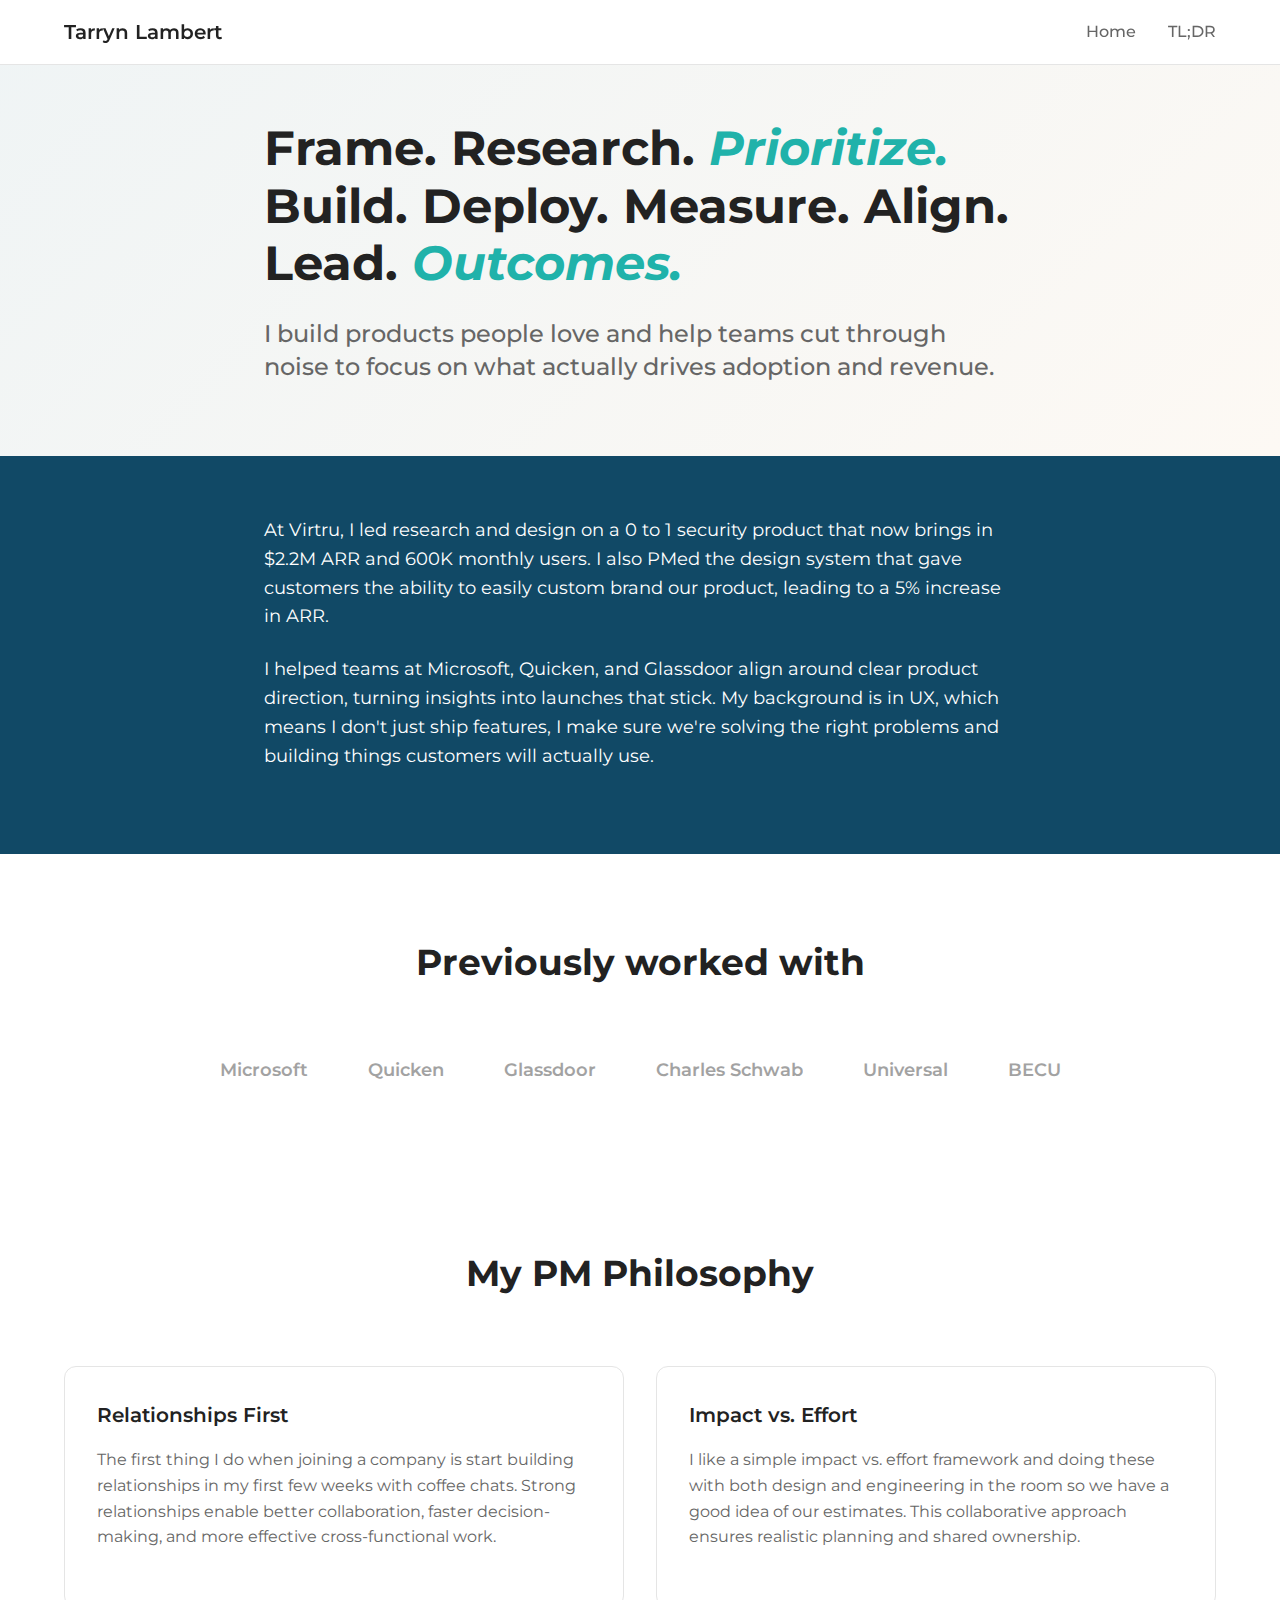
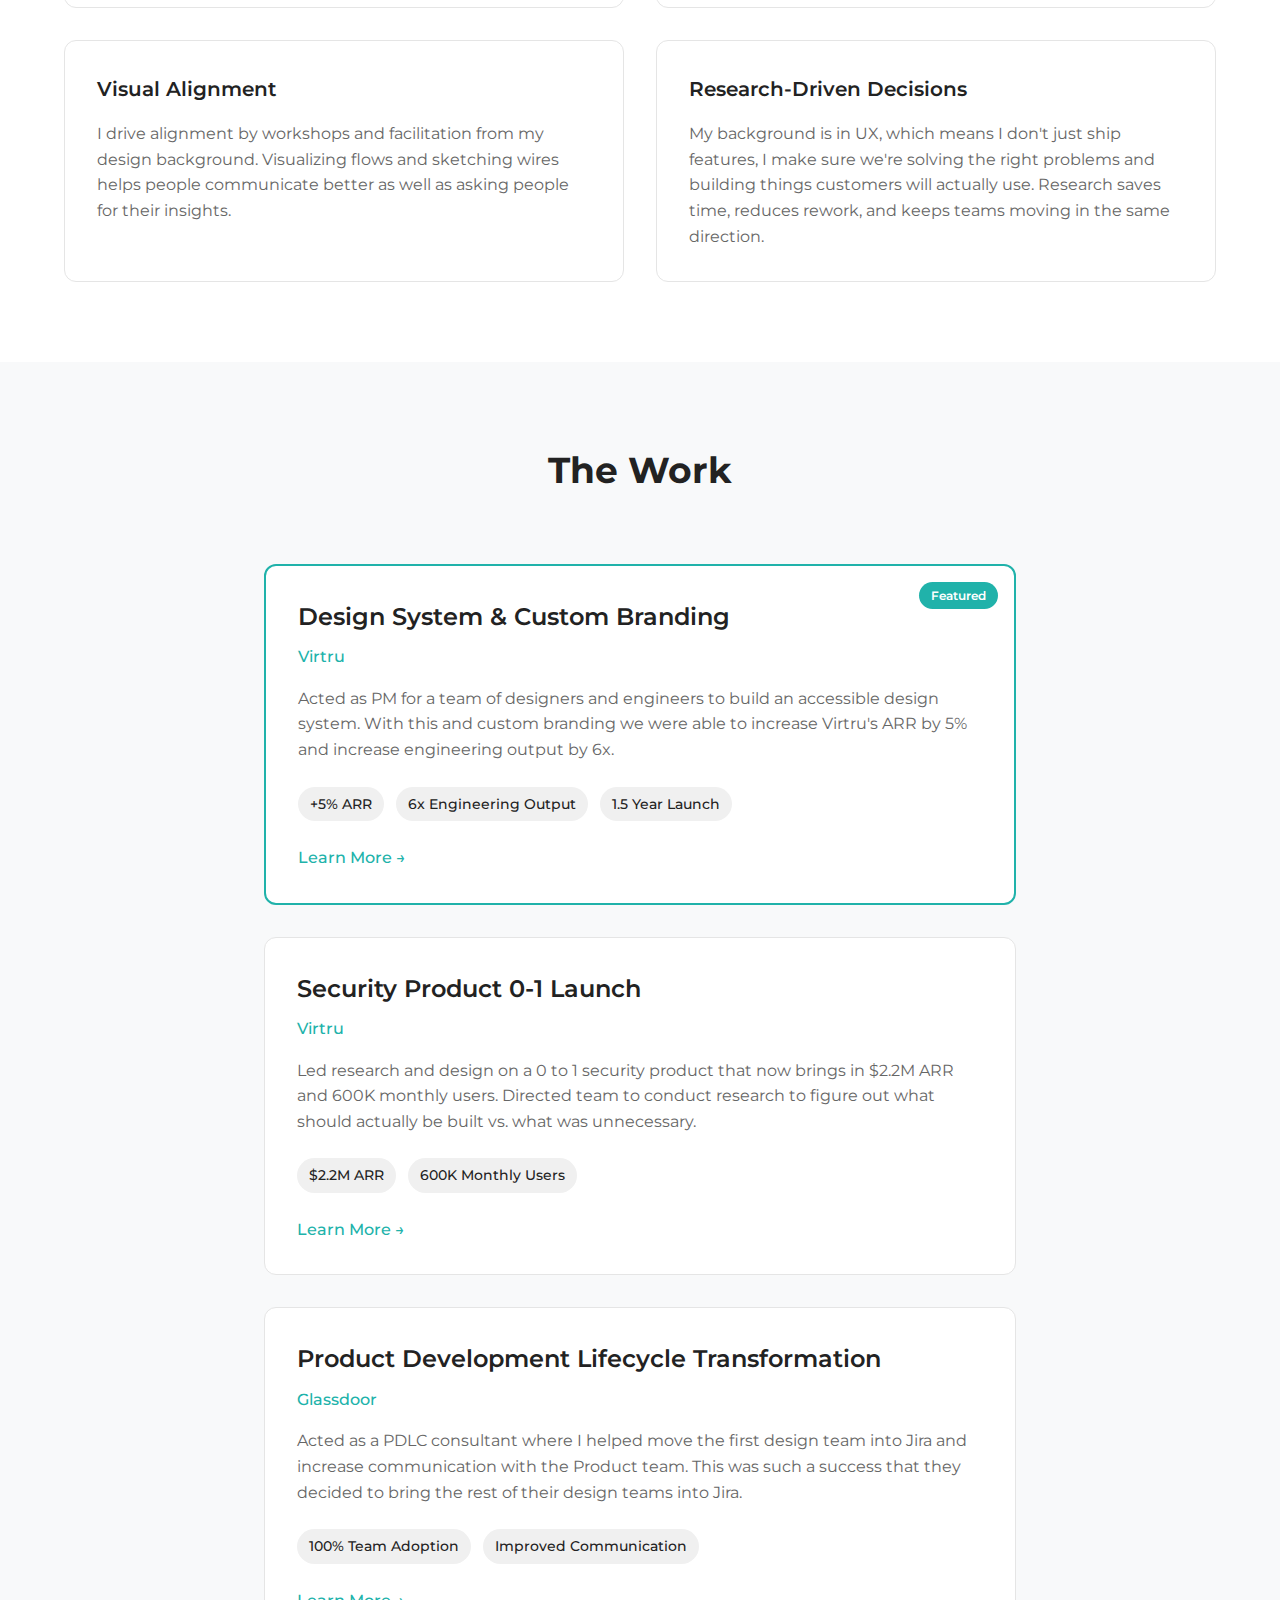
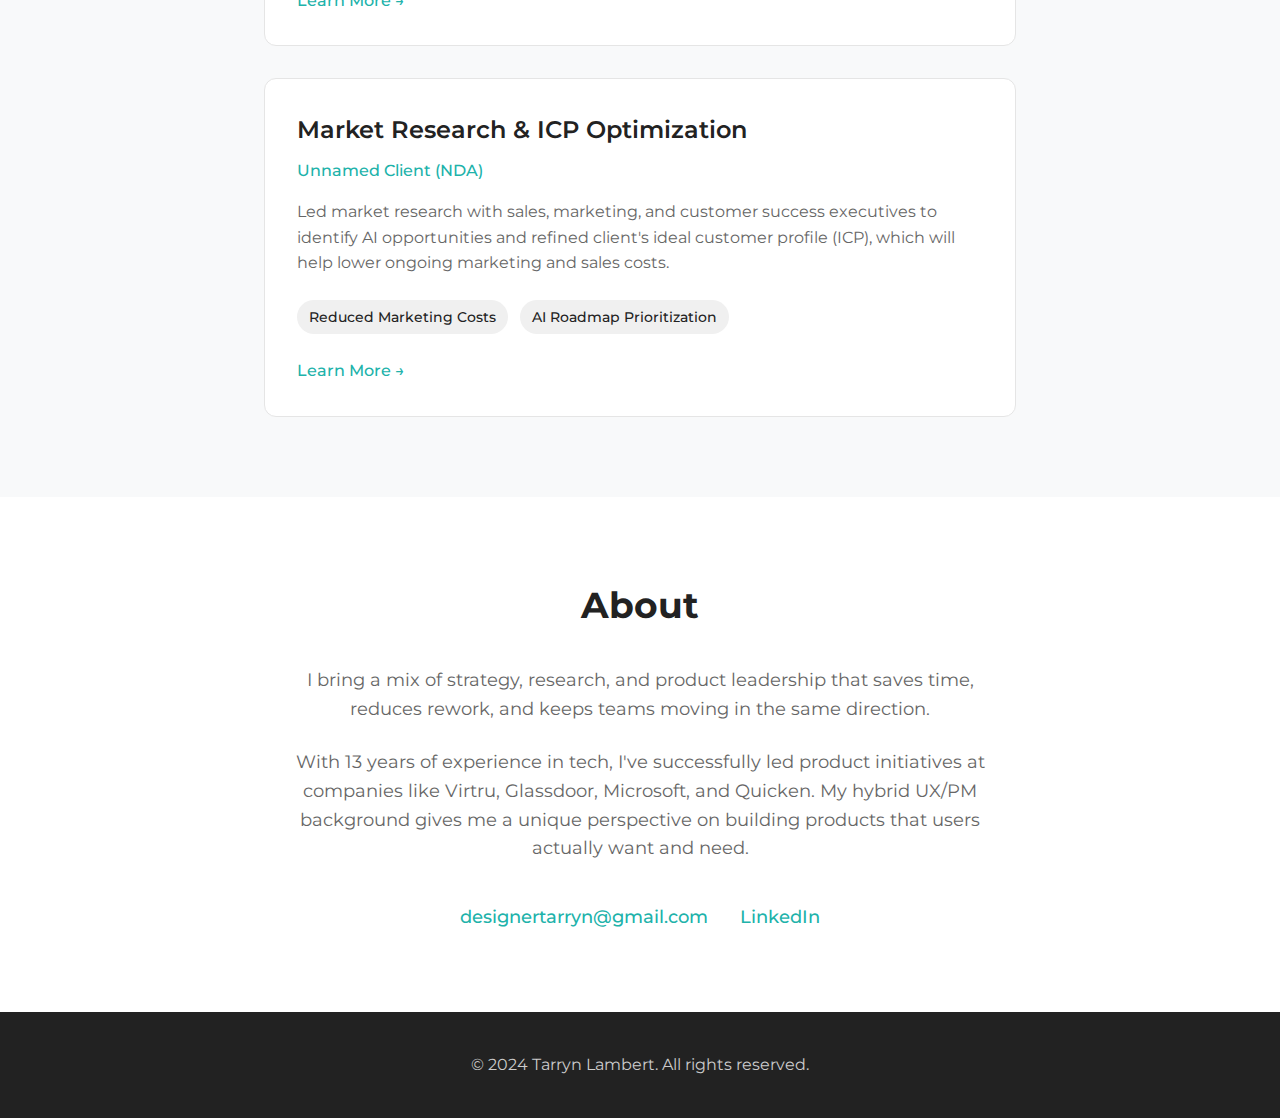
<file: index.html>
<!DOCTYPE html>
<html lang="en">
<head>
    <meta charset="UTF-8">
    <meta name="viewport" content="width=device-width, initial-scale=1.0">
    <title>Tarryn Lambert - Senior Product Manager</title>
    <link rel="stylesheet" href="styles.css">
    <link href="https://fonts.googleapis.com/css2?family=Montserrat:wght@300;400;500;600;700&display=swap" rel="stylesheet">
</head>
<body>
    <nav class="navbar">
        <div class="nav-container">
            <div class="nav-logo">
                <a href="index.html">Tarryn Lambert</a>
            </div>
            <div class="nav-menu">
                <a href="index.html" class="nav-link active">Home</a>
                <a href="tldr.html" class="nav-link">TL;DR</a>
            </div>
        </div>
    </nav>

    <main>
        <!-- Hero Section -->
        <section class="hero">
            <div class="hero-gradient-container">
                <div class="container">
                    <h1 class="hero-title">
                        Frame. Research. <span class="highlight">Prioritize.</span> Build. Deploy. Measure. Align. Lead. <span class="highlight">Outcomes.</span>
                    </h1>
                    <p class="hero-subtitle">
                        I build products people love and help teams cut through noise to focus on what actually drives adoption and revenue.
                    </p>
                </div>
            </div>
            <div class="hero-teal-container">
                <div class="container">
                    <p class="hero-description">
                        At Virtru, I led research and design on a 0 to 1 security product that now brings in $2.2M ARR and 600K monthly users. I also PMed the design system that gave customers the ability to easily custom brand our product, leading to a 5% increase in ARR.
                    </p>
                    <p class="hero-description">
                        I helped teams at Microsoft, Quicken, and Glassdoor align around clear product direction, turning insights into launches that stick. My background is in UX, which means I don't just ship features, I make sure we're solving the right problems and building things customers will actually use.
                    </p>
                </div>
            </div>
        </section>

        <!-- Previously Worked With Section -->
        <section class="previously-worked">
            <div class="container">
                <h2 class="section-title">Previously worked with</h2>
                <div class="company-logos">
                    <div class="logo-item">
                        <div class="logo-text">Microsoft</div>
                    </div>
                    <div class="logo-item">
                        <div class="logo-text">Quicken</div>
                    </div>
                    <div class="logo-item">
                        <div class="logo-text">Glassdoor</div>
                    </div>
                    <div class="logo-item">
                        <div class="logo-text">Charles Schwab</div>
                    </div>
                    <div class="logo-item">
                        <div class="logo-text">Universal</div>
                    </div>
                    <div class="logo-item">
                        <div class="logo-text">BECU</div>
                    </div>
                </div>
            </div>
        </section>

        <!-- Core Principles Section -->
        <section class="principles">
            <div class="container">
                <h2 class="section-title">My PM Philosophy</h2>
                <div class="principles-grid">
                    <div class="principle-card">
                        <h3>Relationships First</h3>
                        <p>The first thing I do when joining a company is start building relationships in my first few weeks with coffee chats. Strong relationships enable better collaboration, faster decision-making, and more effective cross-functional work.</p>
                    </div>
                    <div class="principle-card">
                        <h3>Impact vs. Effort</h3>
                        <p>I like a simple impact vs. effort framework and doing these with both design and engineering in the room so we have a good idea of our estimates. This collaborative approach ensures realistic planning and shared ownership.</p>
                    </div>
                    <div class="principle-card">
                        <h3>Visual Alignment</h3>
                        <p>I drive alignment by workshops and facilitation from my design background. Visualizing flows and sketching wires helps people communicate better as well as asking people for their insights.</p>
                    </div>
                    <div class="principle-card">
                        <h3>Research-Driven Decisions</h3>
                        <p>My background is in UX, which means I don't just ship features, I make sure we're solving the right problems and building things customers will actually use. Research saves time, reduces rework, and keeps teams moving in the same direction.</p>
                    </div>
                </div>
            </div>
        </section>

        <!-- Featured Work Section -->
        <section id="work" class="work">
            <div class="container">
                <h2 class="section-title">The Work</h2>
                <div class="work-grid">
                    <div class="work-card featured">
                        <div class="work-content">
                            <h3>Design System & Custom Branding</h3>
                            <p class="work-company">Virtru</p>
                            <p class="work-description">Acted as PM for a team of designers and engineers to build an accessible design system. With this and custom branding we were able to increase Virtru's ARR by 5% and increase engineering output by 6x.</p>
                            <div class="work-metrics">
                                <span class="metric">+5% ARR</span>
                                <span class="metric">6x Engineering Output</span>
                                <span class="metric">1.5 Year Launch</span>
                            </div>
                            <a href="virtru-design-system.html" class="work-link">Learn More →</a>
                        </div>
                    </div>

                    <div class="work-card">
                        <div class="work-content">
                            <h3>Security Product 0-1 Launch</h3>
                            <p class="work-company">Virtru</p>
                            <p class="work-description">Led research and design on a 0 to 1 security product that now brings in $2.2M ARR and 600K monthly users. Directed team to conduct research to figure out what should actually be built vs. what was unnecessary.</p>
                            <div class="work-metrics">
                                <span class="metric">$2.2M ARR</span>
                                <span class="metric">600K Monthly Users</span>
                            </div>
                            <a href="virtru-security.html" class="work-link">Learn More →</a>
                        </div>
                    </div>

                    <div class="work-card">
                        <div class="work-content">
                            <h3>Product Development Lifecycle Transformation</h3>
                            <p class="work-company">Glassdoor</p>
                            <p class="work-description">Acted as a PDLC consultant where I helped move the first design team into Jira and increase communication with the Product team. This was such a success that they decided to bring the rest of their design teams into Jira.</p>
                            <div class="work-metrics">
                                <span class="metric">100% Team Adoption</span>
                                <span class="metric">Improved Communication</span>
                            </div>
                            <a href="glassdoor-pdlc.html" class="work-link">Learn More →</a>
                        </div>
                    </div>

                    <div class="work-card">
                        <div class="work-content">
                            <h3>Market Research & ICP Optimization</h3>
                            <p class="work-company">Unnamed Client (NDA)</p>
                            <p class="work-description">Led market research with sales, marketing, and customer success executives to identify AI opportunities and refined client's ideal customer profile (ICP), which will help lower ongoing marketing and sales costs.</p>
                            <div class="work-metrics">
                                <span class="metric">Reduced Marketing Costs</span>
                                <span class="metric">AI Roadmap Prioritization</span>
                            </div>
                            <a href="market-research.html" class="work-link">Learn More →</a>
                        </div>
                    </div>
                </div>
            </div>
        </section>

        <!-- About Section -->
        <section id="about" class="about">
            <div class="container">
                <div class="about-content">
                    <div class="about-text">
                        <h2>About</h2>
                        <p>I bring a mix of strategy, research, and product leadership that saves time, reduces rework, and keeps teams moving in the same direction.</p>
                        <p>With 13 years of experience in tech, I've successfully led product initiatives at companies like Virtru, Glassdoor, Microsoft, and Quicken. My hybrid UX/PM background gives me a unique perspective on building products that users actually want and need.</p>
                        <div class="contact-info">
                            <a href="mailto:designertarryn@gmail.com" class="contact-link">designertarryn@gmail.com</a>
                            <a href="https://linkedin.com/in/tarrynlambert" class="contact-link">LinkedIn</a>
                        </div>
                    </div>
                </div>
            </div>
        </section>
    </main>

    <footer class="footer">
        <div class="container">
            <p>&copy; 2024 Tarryn Lambert. All rights reserved.</p>
        </div>
    </footer>

    <script src="script.js"></script>
</body>
</html>
</file>
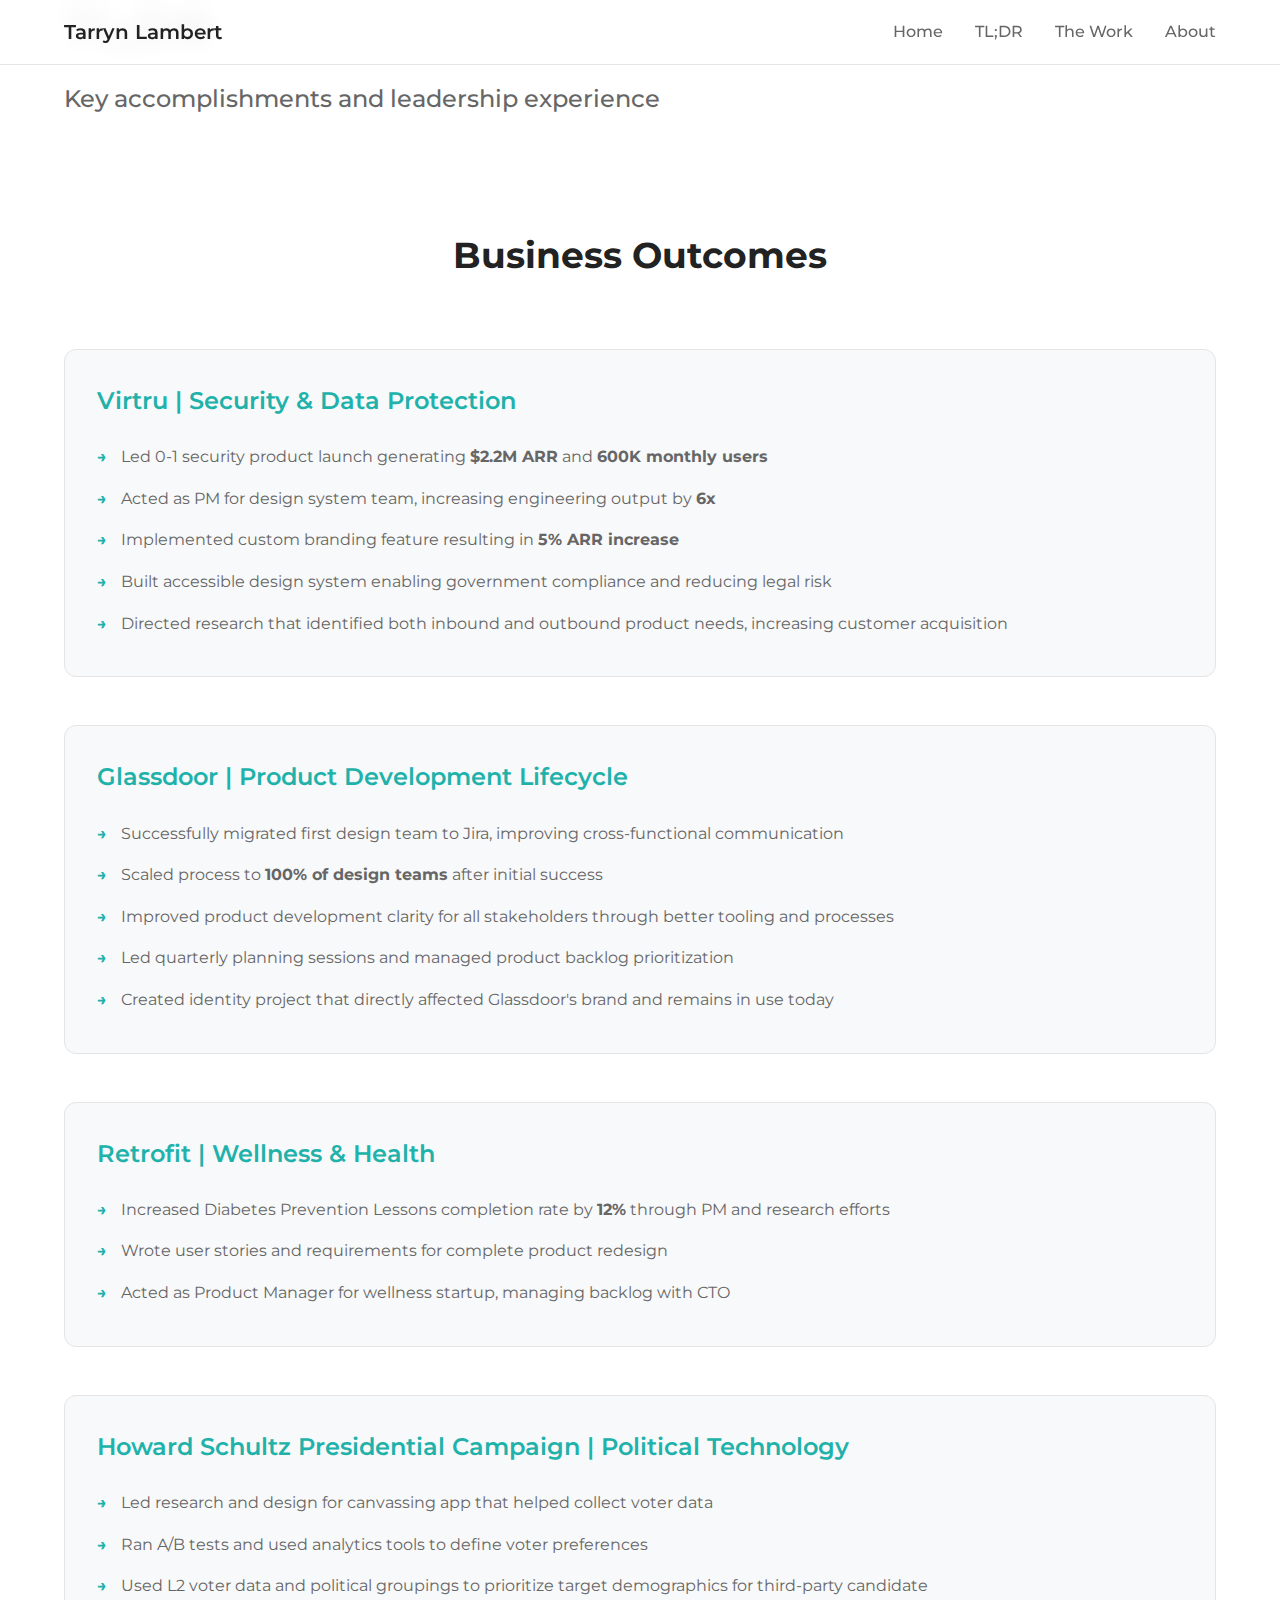
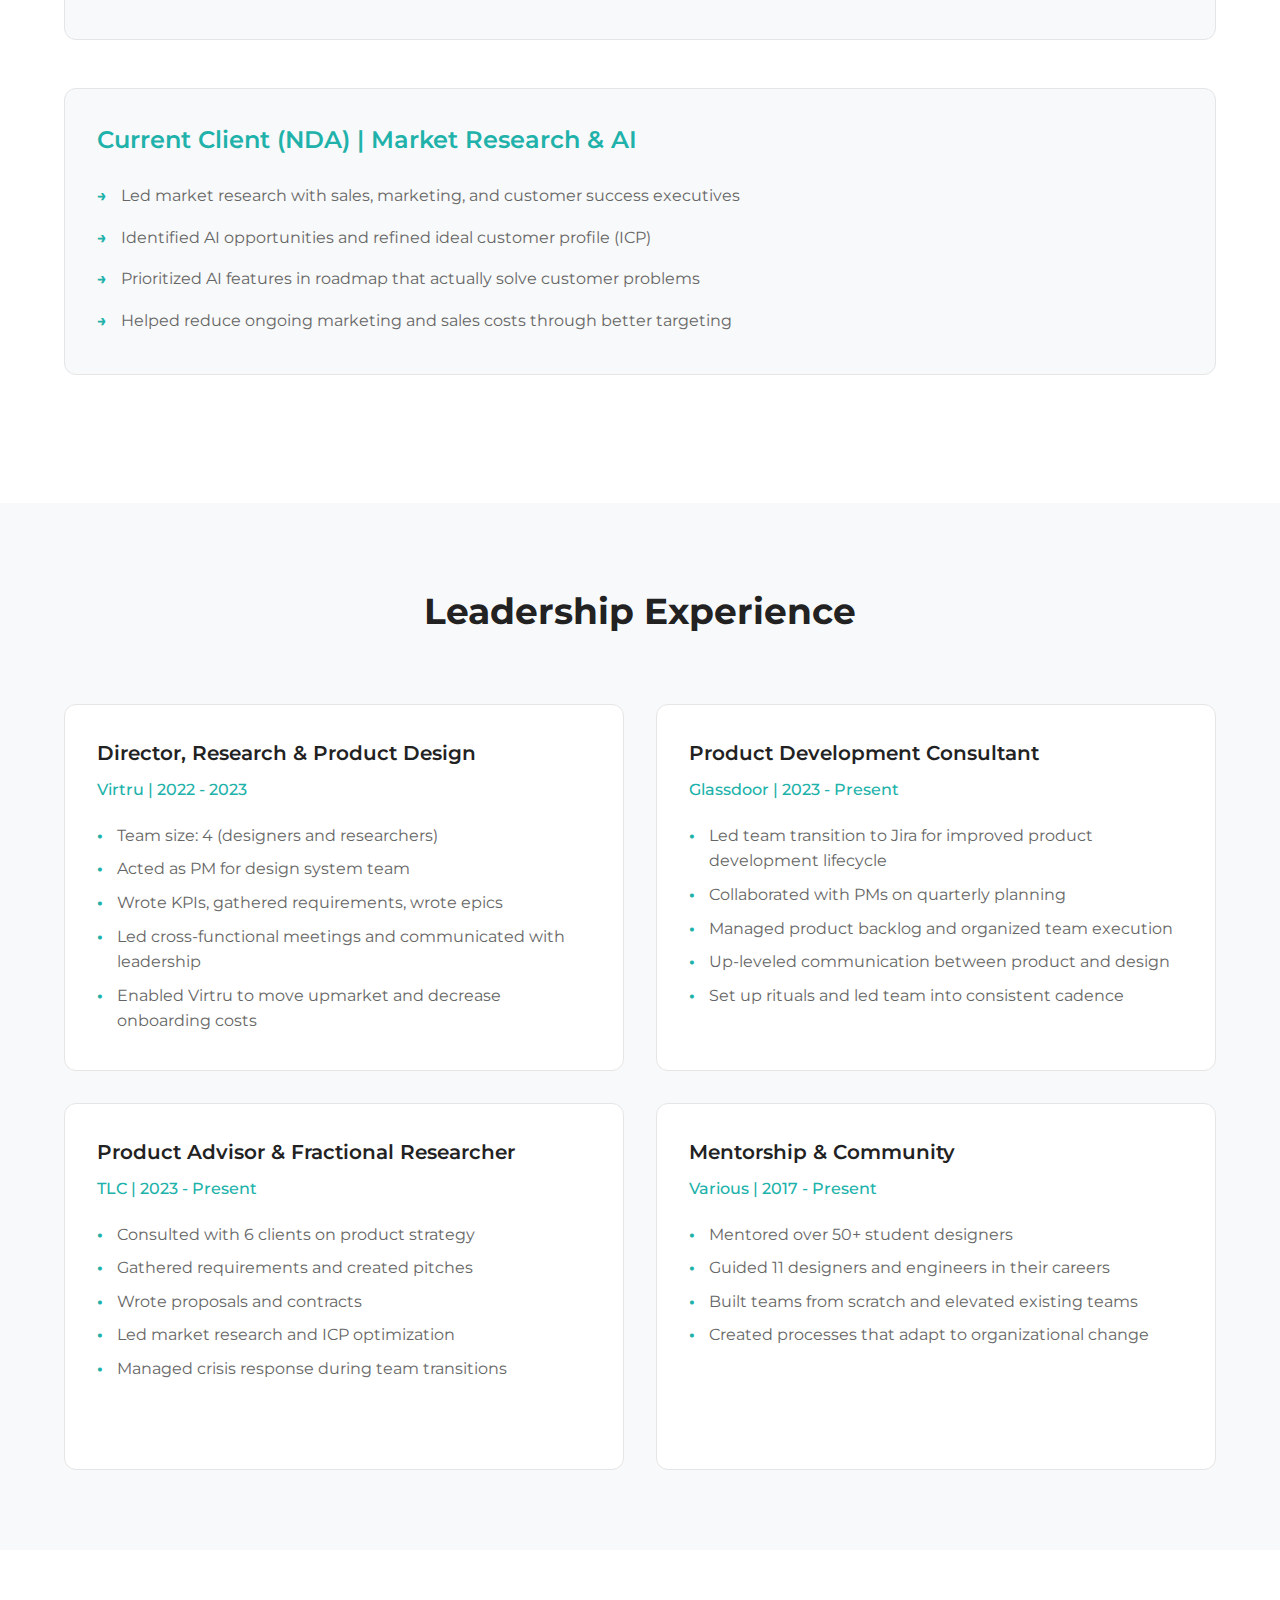
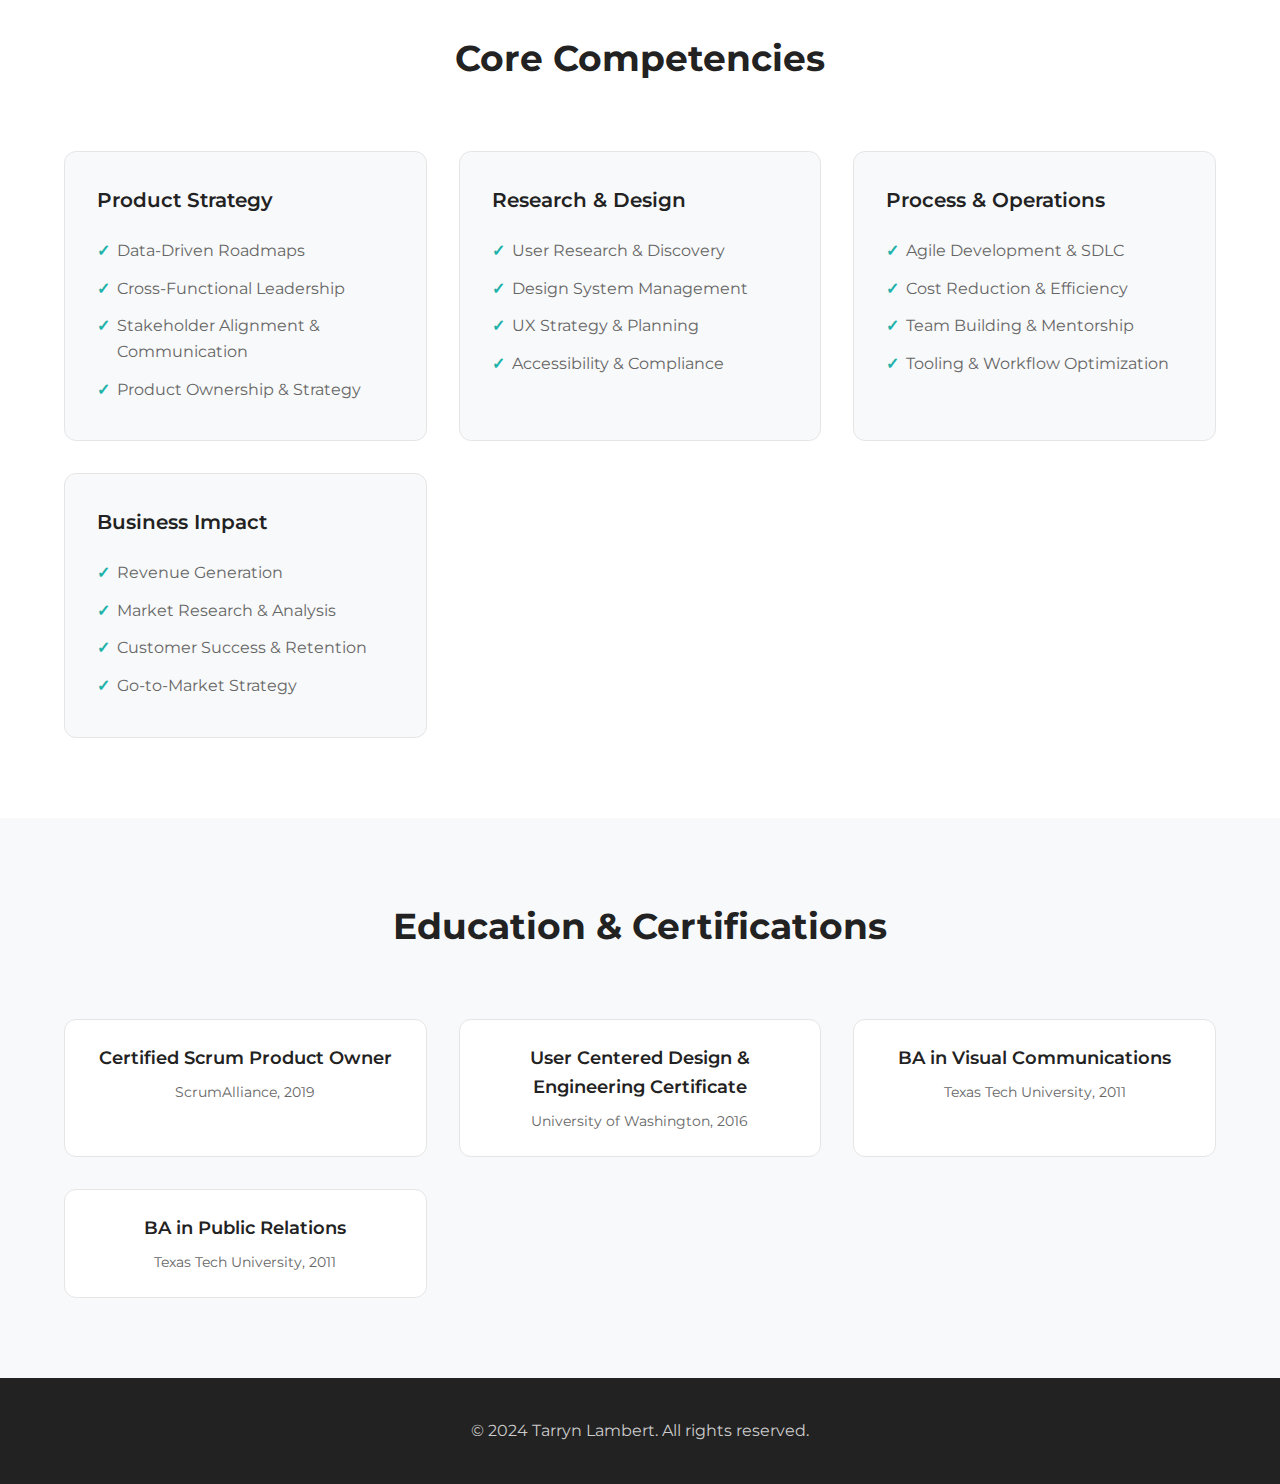
<file: tldr.html>
<!DOCTYPE html>
<html lang="en">
<head>
    <meta charset="UTF-8">
    <meta name="viewport" content="width=device-width, initial-scale=1.0">
    <title>TL;DR - Tarryn Lambert</title>
    <link rel="stylesheet" href="styles.css">
    <link href="https://fonts.googleapis.com/css2?family=Montserrat:wght@300;400;500;600;700&display=swap" rel="stylesheet">
</head>
<body>
    <nav class="navbar">
        <div class="nav-container">
            <div class="nav-logo">
                <a href="index.html">Tarryn Lambert</a>
            </div>
            <div class="nav-menu">
                <a href="index.html" class="nav-link">Home</a>
                <a href="tldr.html" class="nav-link active">TL;DR</a>
                <a href="index.html#work" class="nav-link">The Work</a>
                <a href="index.html#about" class="nav-link">About</a>
            </div>
        </div>
    </nav>

    <main>
        <!-- Hero Section -->
        <section class="hero">
            <div class="container">
                <h1 class="hero-title">TL;DR</h1>
                <p class="hero-subtitle">Key accomplishments and leadership experience</p>
            </div>
        </section>

        <!-- Business Outcomes Section -->
        <section class="outcomes">
            <div class="container">
                <h2 class="section-title">Business Outcomes</h2>
                
                <div class="outcome-section">
                    <h3 class="outcome-company">Virtru | Security & Data Protection</h3>
                    <ul class="outcome-list">
                        <li>Led 0-1 security product launch generating <strong>$2.2M ARR</strong> and <strong>600K monthly users</strong></li>
                        <li>Acted as PM for design system team, increasing engineering output by <strong>6x</strong></li>
                        <li>Implemented custom branding feature resulting in <strong>5% ARR increase</strong></li>
                        <li>Built accessible design system enabling government compliance and reducing legal risk</li>
                        <li>Directed research that identified both inbound and outbound product needs, increasing customer acquisition</li>
                    </ul>
                </div>

                <div class="outcome-section">
                    <h3 class="outcome-company">Glassdoor | Product Development Lifecycle</h3>
                    <ul class="outcome-list">
                        <li>Successfully migrated first design team to Jira, improving cross-functional communication</li>
                        <li>Scaled process to <strong>100% of design teams</strong> after initial success</li>
                        <li>Improved product development clarity for all stakeholders through better tooling and processes</li>
                        <li>Led quarterly planning sessions and managed product backlog prioritization</li>
                        <li>Created identity project that directly affected Glassdoor's brand and remains in use today</li>
                    </ul>
                </div>

                <div class="outcome-section">
                    <h3 class="outcome-company">Retrofit | Wellness & Health</h3>
                    <ul class="outcome-list">
                        <li>Increased Diabetes Prevention Lessons completion rate by <strong>12%</strong> through PM and research efforts</li>
                        <li>Wrote user stories and requirements for complete product redesign</li>
                        <li>Acted as Product Manager for wellness startup, managing backlog with CTO</li>
                    </ul>
                </div>

                <div class="outcome-section">
                    <h3 class="outcome-company">Howard Schultz Presidential Campaign | Political Technology</h3>
                    <ul class="outcome-list">
                        <li>Led research and design for canvassing app that helped collect voter data</li>
                        <li>Ran A/B tests and used analytics tools to define voter preferences</li>
                        <li>Used L2 voter data and political groupings to prioritize target demographics for third-party candidate</li>
                    </ul>
                </div>

                <div class="outcome-section">
                    <h3 class="outcome-company">Current Client (NDA) | Market Research & AI</h3>
                    <ul class="outcome-list">
                        <li>Led market research with sales, marketing, and customer success executives</li>
                        <li>Identified AI opportunities and refined ideal customer profile (ICP)</li>
                        <li>Prioritized AI features in roadmap that actually solve customer problems</li>
                        <li>Helped reduce ongoing marketing and sales costs through better targeting</li>
                    </ul>
                </div>
            </div>
        </section>

        <!-- Leadership Experience Section -->
        <section class="leadership">
            <div class="container">
                <h2 class="section-title">Leadership Experience</h2>
                
                <div class="leadership-grid">
                    <div class="leadership-card">
                        <h3>Director, Research & Product Design</h3>
                        <p class="leadership-company">Virtru | 2022 - 2023</p>
                        <ul class="leadership-details">
                            <li>Team size: 4 (designers and researchers)</li>
                            <li>Acted as PM for design system team</li>
                            <li>Wrote KPIs, gathered requirements, wrote epics</li>
                            <li>Led cross-functional meetings and communicated with leadership</li>
                            <li>Enabled Virtru to move upmarket and decrease onboarding costs</li>
                        </ul>
                    </div>

                    <div class="leadership-card">
                        <h3>Product Development Consultant</h3>
                        <p class="leadership-company">Glassdoor | 2023 - Present</p>
                        <ul class="leadership-details">
                            <li>Led team transition to Jira for improved product development lifecycle</li>
                            <li>Collaborated with PMs on quarterly planning</li>
                            <li>Managed product backlog and organized team execution</li>
                            <li>Up-leveled communication between product and design</li>
                            <li>Set up rituals and led team into consistent cadence</li>
                        </ul>
                    </div>

                    <div class="leadership-card">
                        <h3>Product Advisor & Fractional Researcher</h3>
                        <p class="leadership-company">TLC | 2023 - Present</p>
                        <ul class="leadership-details">
                            <li>Consulted with 6 clients on product strategy</li>
                            <li>Gathered requirements and created pitches</li>
                            <li>Wrote proposals and contracts</li>
                            <li>Led market research and ICP optimization</li>
                            <li>Managed crisis response during team transitions</li>
                        </ul>
                    </div>

                    <div class="leadership-card">
                        <h3>Mentorship & Community</h3>
                        <p class="leadership-company">Various | 2017 - Present</p>
                        <ul class="leadership-details">
                            <li>Mentored over 50+ student designers</li>
                            <li>Guided 11 designers and engineers in their careers</li>
                            <li>Built teams from scratch and elevated existing teams</li>
                            <li>Created processes that adapt to organizational change</li>
                        </ul>
                    </div>
                </div>
            </div>
        </section>

        <!-- Skills & Expertise Section -->
        <section class="skills">
            <div class="container">
                <h2 class="section-title">Core Competencies</h2>
                <div class="skills-grid">
                    <div class="skill-category">
                        <h3>Product Strategy</h3>
                        <ul>
                            <li>Data-Driven Roadmaps</li>
                            <li>Cross-Functional Leadership</li>
                            <li>Stakeholder Alignment & Communication</li>
                            <li>Product Ownership & Strategy</li>
                        </ul>
                    </div>
                    <div class="skill-category">
                        <h3>Research & Design</h3>
                        <ul>
                            <li>User Research & Discovery</li>
                            <li>Design System Management</li>
                            <li>UX Strategy & Planning</li>
                            <li>Accessibility & Compliance</li>
                        </ul>
                    </div>
                    <div class="skill-category">
                        <h3>Process & Operations</h3>
                        <ul>
                            <li>Agile Development & SDLC</li>
                            <li>Cost Reduction & Efficiency</li>
                            <li>Team Building & Mentorship</li>
                            <li>Tooling & Workflow Optimization</li>
                        </ul>
                    </div>
                    <div class="skill-category">
                        <h3>Business Impact</h3>
                        <ul>
                            <li>Revenue Generation</li>
                            <li>Market Research & Analysis</li>
                            <li>Customer Success & Retention</li>
                            <li>Go-to-Market Strategy</li>
                        </ul>
                    </div>
                </div>
            </div>
        </section>

        <!-- Education & Certifications -->
        <section class="education">
            <div class="container">
                <h2 class="section-title">Education & Certifications</h2>
                <div class="education-grid">
                    <div class="education-item">
                        <h3>Certified Scrum Product Owner</h3>
                        <p>ScrumAlliance, 2019</p>
                    </div>
                    <div class="education-item">
                        <h3>User Centered Design & Engineering Certificate</h3>
                        <p>University of Washington, 2016</p>
                    </div>
                    <div class="education-item">
                        <h3>BA in Visual Communications</h3>
                        <p>Texas Tech University, 2011</p>
                    </div>
                    <div class="education-item">
                        <h3>BA in Public Relations</h3>
                        <p>Texas Tech University, 2011</p>
                    </div>
                </div>
            </div>
        </section>
    </main>

    <footer class="footer">
        <div class="container">
            <p>&copy; 2024 Tarryn Lambert. All rights reserved.</p>
        </div>
    </footer>

    <script src="script.js"></script>
</body>
</html>
</file>
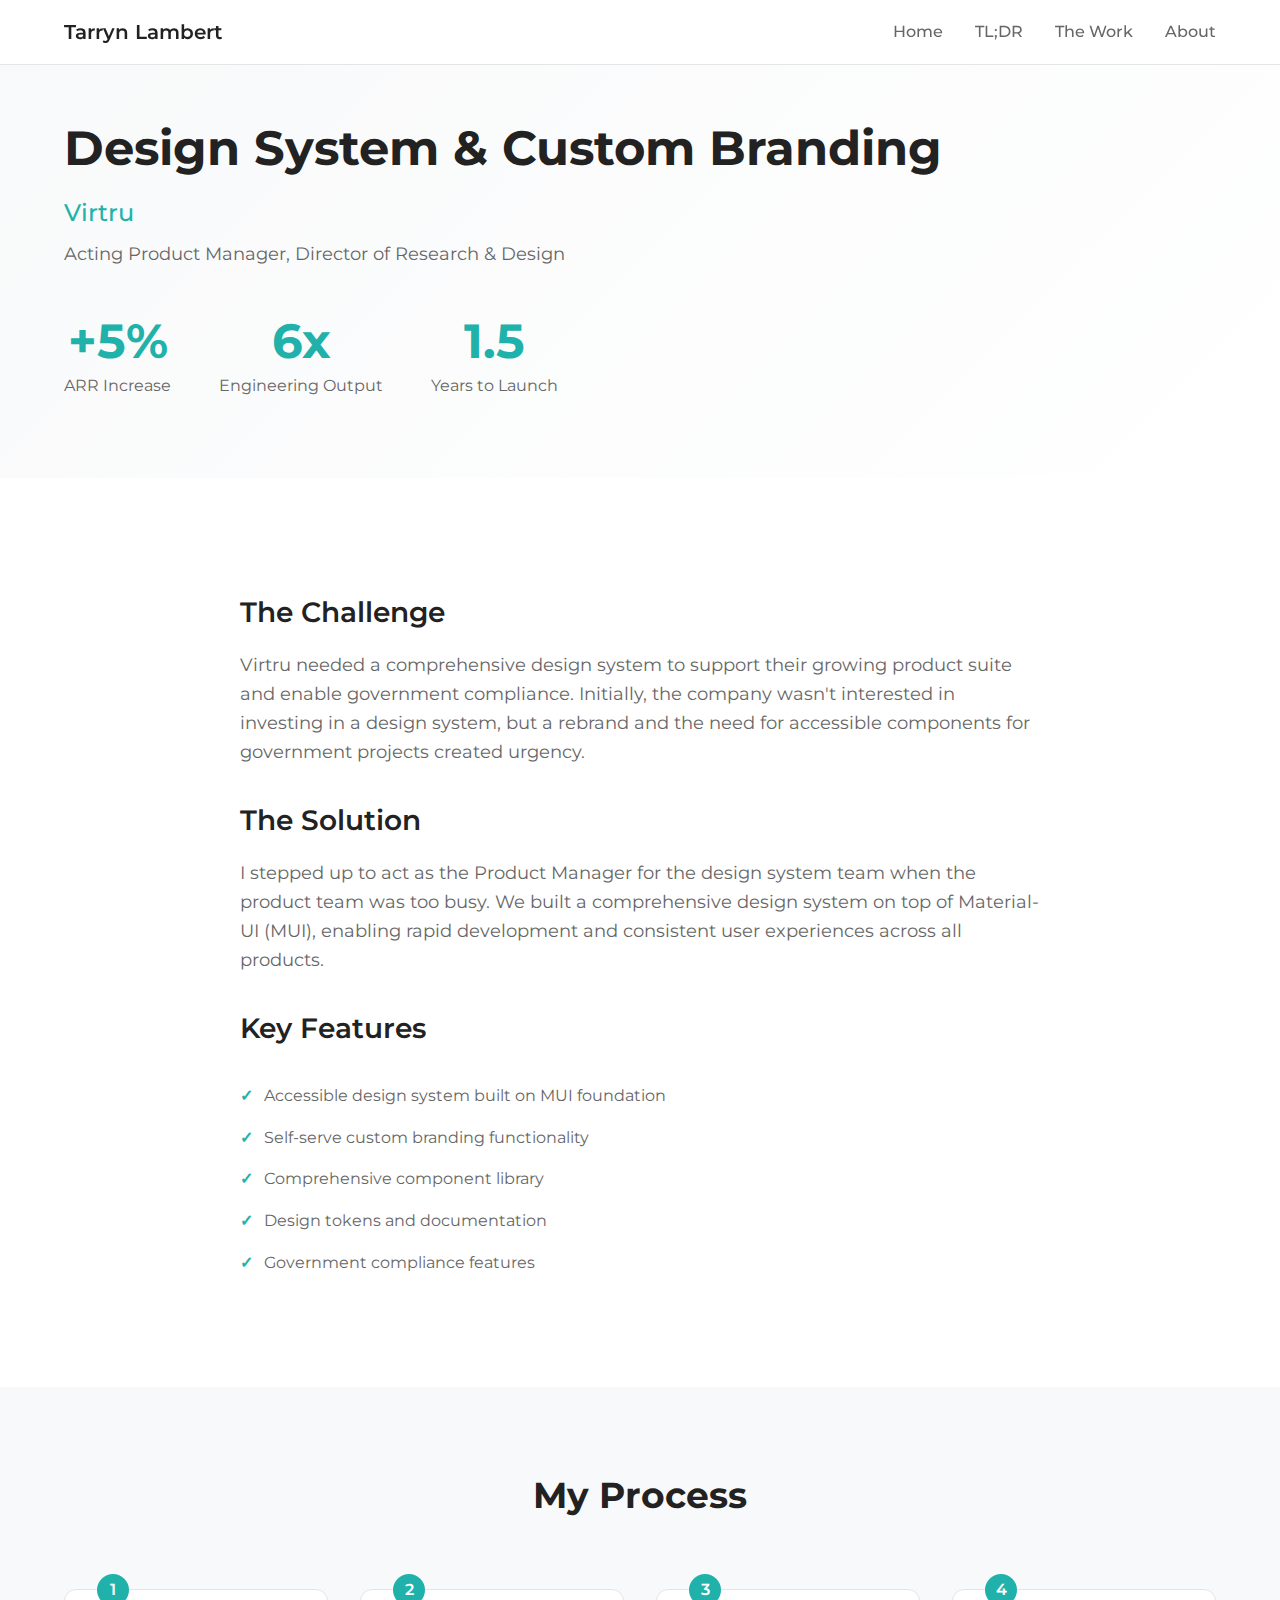
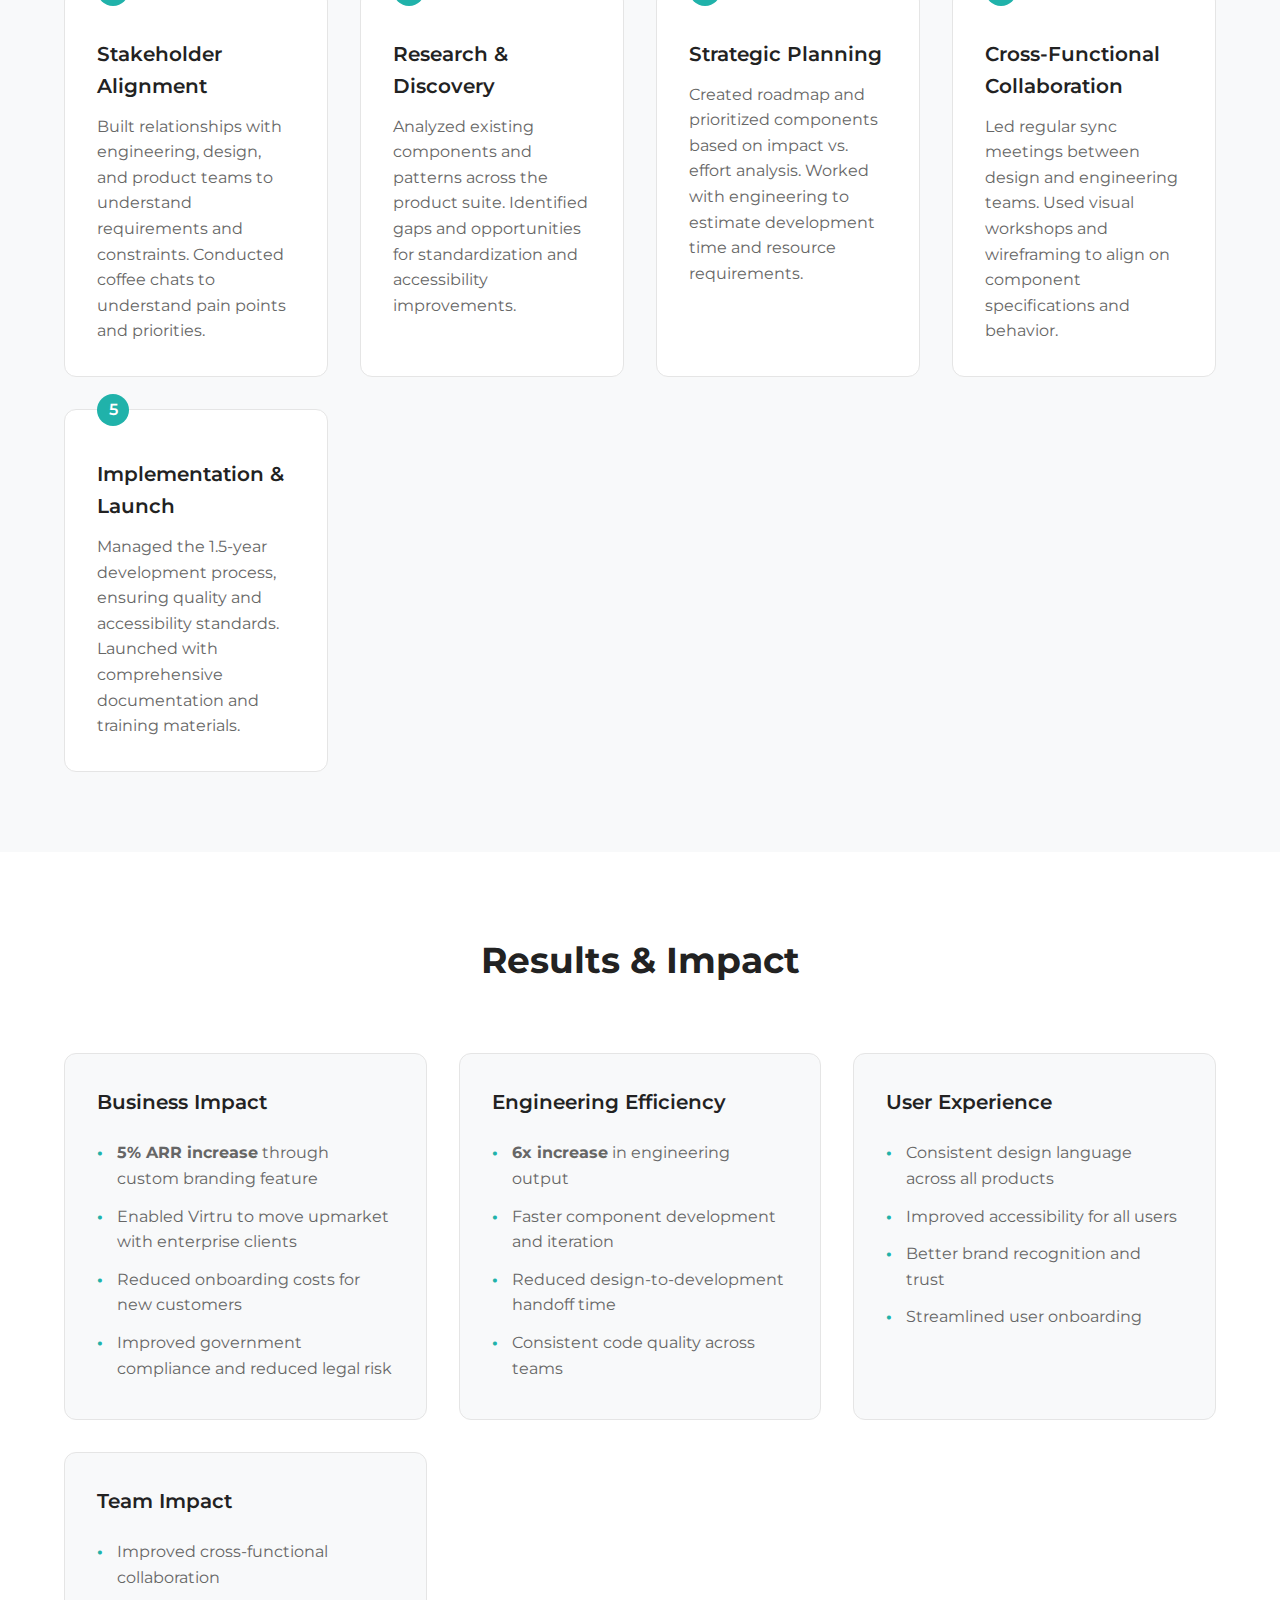
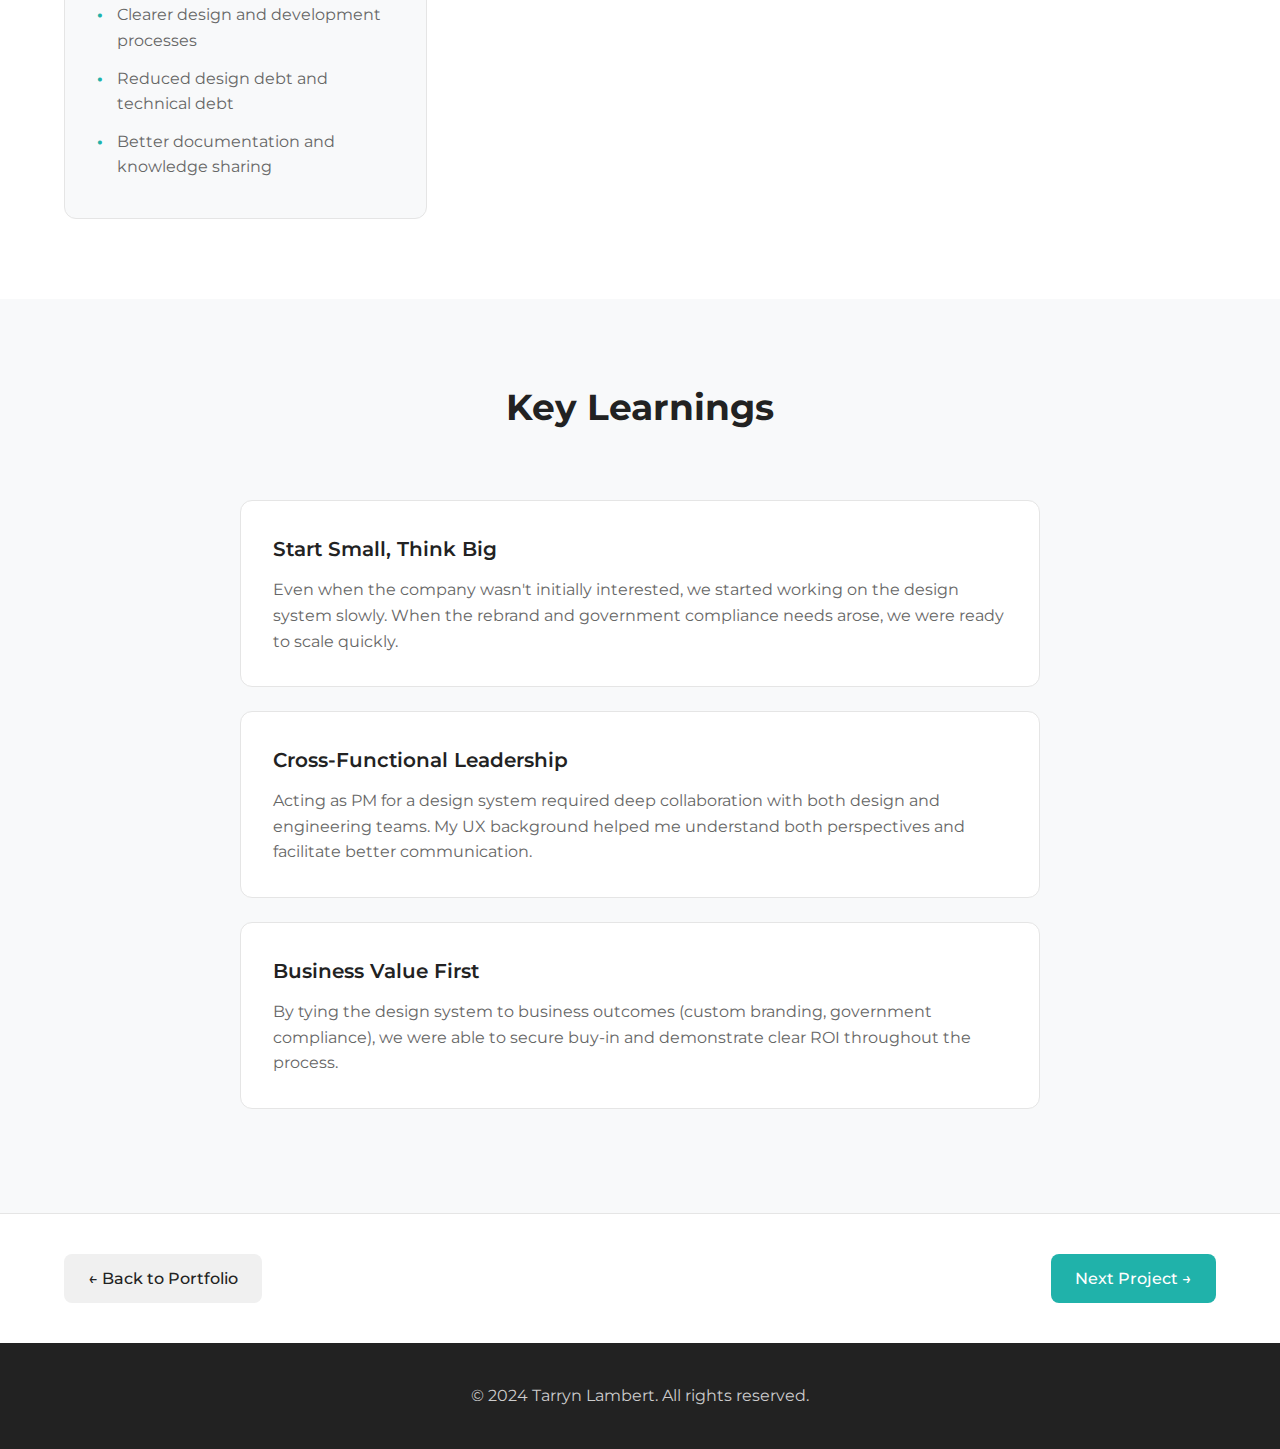
<file: virtru-design-system.html>
<!DOCTYPE html>
<html lang="en">
<head>
    <meta charset="UTF-8">
    <meta name="viewport" content="width=device-width, initial-scale=1.0">
    <title>Design System & Custom Branding - Tarryn Lambert</title>
    <link rel="stylesheet" href="styles.css">
    <link href="https://fonts.googleapis.com/css2?family=Montserrat:wght@300;400;500;600;700&display=swap" rel="stylesheet">
</head>
<body>
    <nav class="navbar">
        <div class="nav-container">
            <div class="nav-logo">
                <a href="index.html">Tarryn Lambert</a>
            </div>
            <div class="nav-menu">
                <a href="index.html" class="nav-link">Home</a>
                <a href="tldr.html" class="nav-link">TL;DR</a>
                <a href="index.html#work" class="nav-link">The Work</a>
                <a href="index.html#about" class="nav-link">About</a>
            </div>
        </div>
    </nav>

    <main>
        <!-- Project Hero -->
        <section class="project-hero">
            <div class="container">
                <div class="project-header">
                    <h1 class="project-title">Design System & Custom Branding</h1>
                    <p class="project-company">Virtru</p>
                    <p class="project-role">Acting Product Manager, Director of Research & Design</p>
                </div>
                
                <div class="project-metrics">
                    <div class="metric-large">
                        <span class="metric-number">+5%</span>
                        <span class="metric-label">ARR Increase</span>
                    </div>
                    <div class="metric-large">
                        <span class="metric-number">6x</span>
                        <span class="metric-label">Engineering Output</span>
                    </div>
                    <div class="metric-large">
                        <span class="metric-number">1.5</span>
                        <span class="metric-label">Years to Launch</span>
                    </div>
                </div>
            </div>
        </section>

        <!-- Project Overview -->
        <section class="project-overview">
            <div class="container">
                <div class="overview-content">
                    <div class="overview-text">
                        <h2>The Challenge</h2>
                        <p>Virtru needed a comprehensive design system to support their growing product suite and enable government compliance. Initially, the company wasn't interested in investing in a design system, but a rebrand and the need for accessible components for government projects created urgency.</p>
                        
                        <h2>The Solution</h2>
                        <p>I stepped up to act as the Product Manager for the design system team when the product team was too busy. We built a comprehensive design system on top of Material-UI (MUI), enabling rapid development and consistent user experiences across all products.</p>
                        
                        <h2>Key Features</h2>
                        <ul class="feature-list">
                            <li>Accessible design system built on MUI foundation</li>
                            <li>Self-serve custom branding functionality</li>
                            <li>Comprehensive component library</li>
                            <li>Design tokens and documentation</li>
                            <li>Government compliance features</li>
                        </ul>
                    </div>
                </div>
            </div>
        </section>

        <!-- Process Section -->
        <section class="process">
            <div class="container">
                <h2 class="section-title">My Process</h2>
                <div class="process-steps">
                    <div class="process-step">
                        <div class="step-number">1</div>
                        <h3>Stakeholder Alignment</h3>
                        <p>Built relationships with engineering, design, and product teams to understand requirements and constraints. Conducted coffee chats to understand pain points and priorities.</p>
                    </div>
                    <div class="process-step">
                        <div class="step-number">2</div>
                        <h3>Research & Discovery</h3>
                        <p>Analyzed existing components and patterns across the product suite. Identified gaps and opportunities for standardization and accessibility improvements.</p>
                    </div>
                    <div class="process-step">
                        <div class="step-number">3</div>
                        <h3>Strategic Planning</h3>
                        <p>Created roadmap and prioritized components based on impact vs. effort analysis. Worked with engineering to estimate development time and resource requirements.</p>
                    </div>
                    <div class="process-step">
                        <div class="step-number">4</div>
                        <h3>Cross-Functional Collaboration</h3>
                        <p>Led regular sync meetings between design and engineering teams. Used visual workshops and wireframing to align on component specifications and behavior.</p>
                    </div>
                    <div class="process-step">
                        <div class="step-number">5</div>
                        <h3>Implementation & Launch</h3>
                        <p>Managed the 1.5-year development process, ensuring quality and accessibility standards. Launched with comprehensive documentation and training materials.</p>
                    </div>
                </div>
            </div>
        </section>

        <!-- Results Section -->
        <section class="results">
            <div class="container">
                <h2 class="section-title">Results & Impact</h2>
                <div class="results-grid">
                    <div class="result-card">
                        <h3>Business Impact</h3>
                        <ul>
                            <li><strong>5% ARR increase</strong> through custom branding feature</li>
                            <li>Enabled Virtru to move upmarket with enterprise clients</li>
                            <li>Reduced onboarding costs for new customers</li>
                            <li>Improved government compliance and reduced legal risk</li>
                        </ul>
                    </div>
                    <div class="result-card">
                        <h3>Engineering Efficiency</h3>
                        <ul>
                            <li><strong>6x increase</strong> in engineering output</li>
                            <li>Faster component development and iteration</li>
                            <li>Reduced design-to-development handoff time</li>
                            <li>Consistent code quality across teams</li>
                        </ul>
                    </div>
                    <div class="result-card">
                        <h3>User Experience</h3>
                        <ul>
                            <li>Consistent design language across all products</li>
                            <li>Improved accessibility for all users</li>
                            <li>Better brand recognition and trust</li>
                            <li>Streamlined user onboarding</li>
                        </ul>
                    </div>
                    <div class="result-card">
                        <h3>Team Impact</h3>
                        <ul>
                            <li>Improved cross-functional collaboration</li>
                            <li>Clearer design and development processes</li>
                            <li>Reduced design debt and technical debt</li>
                            <li>Better documentation and knowledge sharing</li>
                        </ul>
                    </div>
                </div>
            </div>
        </section>

        <!-- Key Learnings -->
        <section class="learnings">
            <div class="container">
                <h2 class="section-title">Key Learnings</h2>
                <div class="learnings-content">
                    <div class="learning-item">
                        <h3>Start Small, Think Big</h3>
                        <p>Even when the company wasn't initially interested, we started working on the design system slowly. When the rebrand and government compliance needs arose, we were ready to scale quickly.</p>
                    </div>
                    <div class="learning-item">
                        <h3>Cross-Functional Leadership</h3>
                        <p>Acting as PM for a design system required deep collaboration with both design and engineering teams. My UX background helped me understand both perspectives and facilitate better communication.</p>
                    </div>
                    <div class="learning-item">
                        <h3>Business Value First</h3>
                        <p>By tying the design system to business outcomes (custom branding, government compliance), we were able to secure buy-in and demonstrate clear ROI throughout the process.</p>
                    </div>
                </div>
            </div>
        </section>

        <!-- Navigation -->
        <section class="project-nav">
            <div class="container">
                <div class="nav-buttons">
                    <a href="index.html" class="nav-button secondary">← Back to Portfolio</a>
                    <a href="virtru-security.html" class="nav-button primary">Next Project →</a>
                </div>
            </div>
        </section>
    </main>

    <footer class="footer">
        <div class="container">
            <p>&copy; 2024 Tarryn Lambert. All rights reserved.</p>
        </div>
    </footer>

    <script src="script.js"></script>
</body>
</html>
</file>
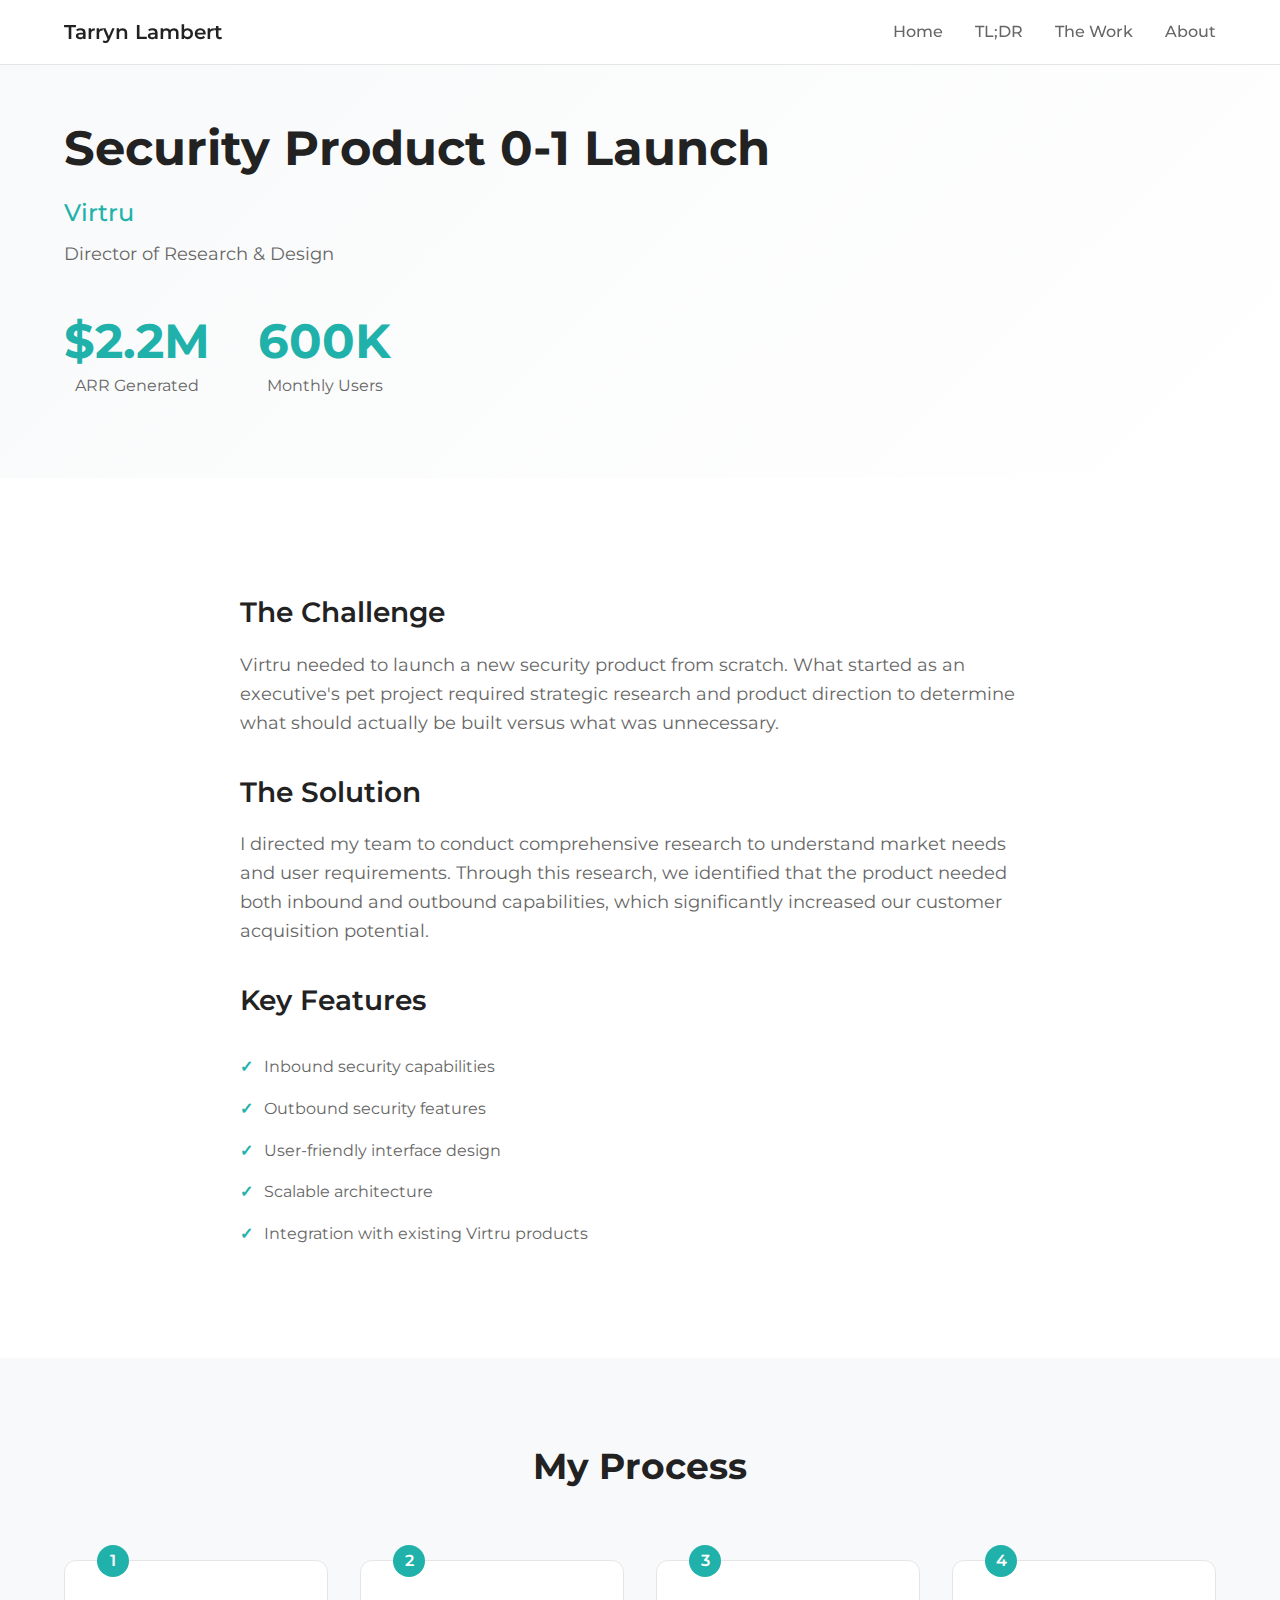
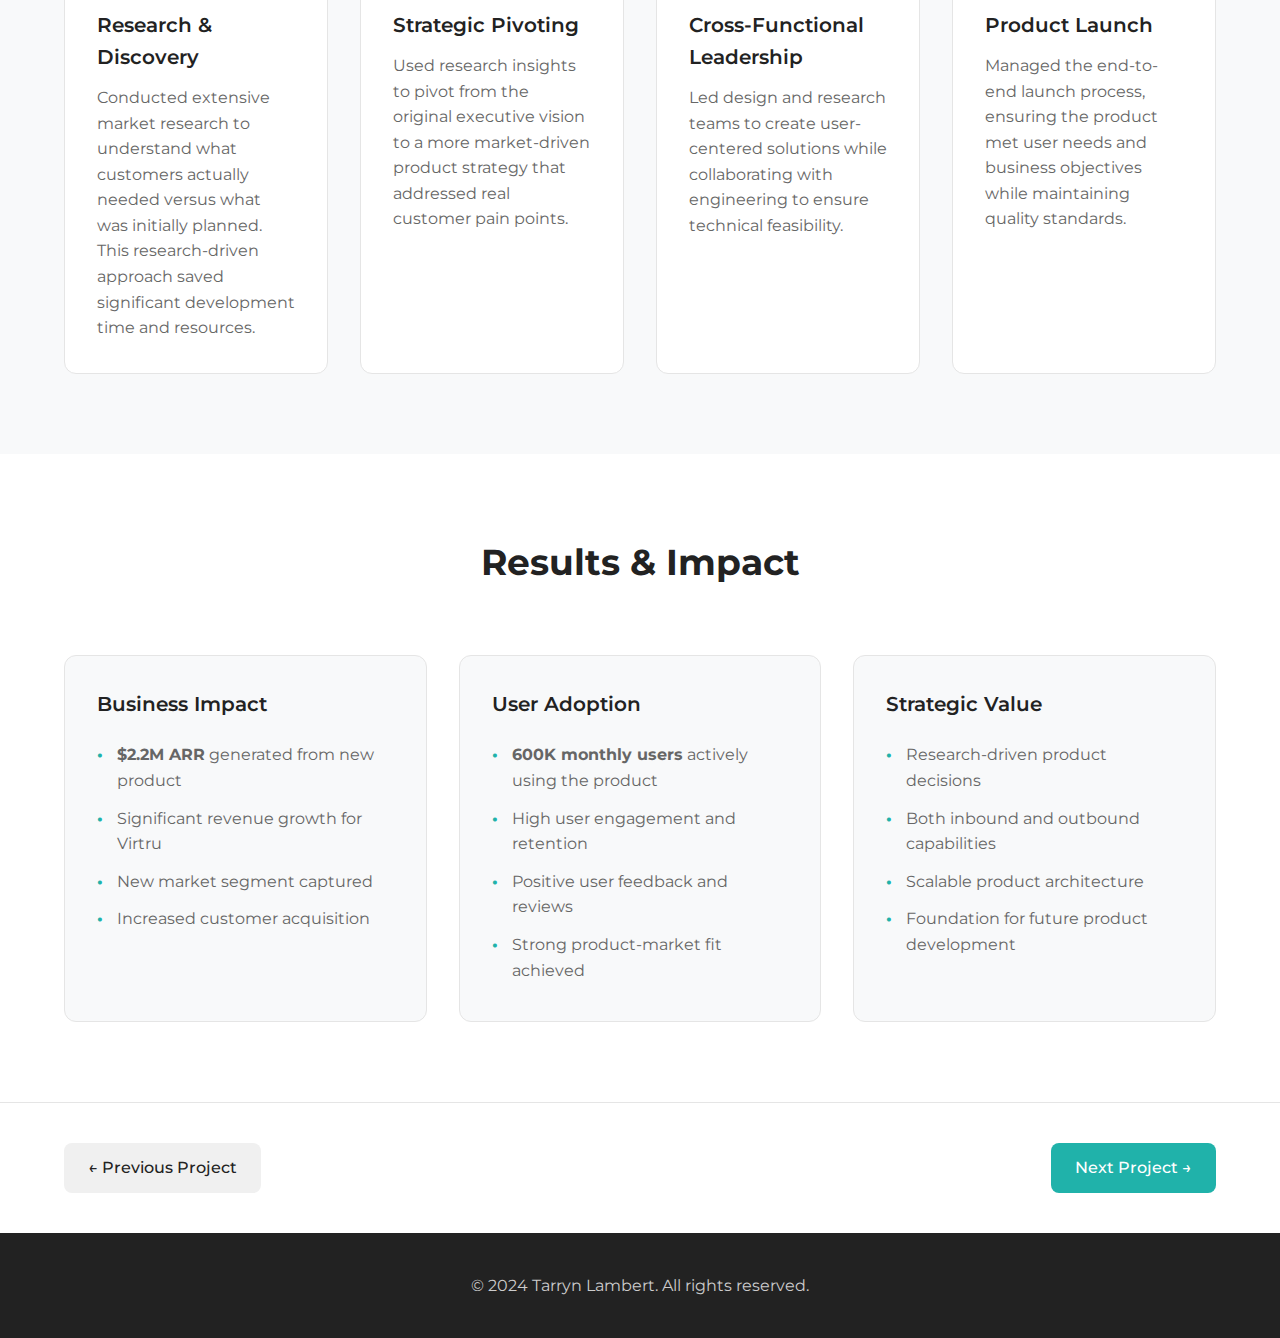
<file: virtru-security.html>
<!DOCTYPE html>
<html lang="en">
<head>
    <meta charset="UTF-8">
    <meta name="viewport" content="width=device-width, initial-scale=1.0">
    <title>Security Product 0-1 Launch - Tarryn Lambert</title>
    <link rel="stylesheet" href="styles.css">
    <link href="https://fonts.googleapis.com/css2?family=Montserrat:wght@300;400;500;600;700&display=swap" rel="stylesheet">
</head>
<body>
    <nav class="navbar">
        <div class="nav-container">
            <div class="nav-logo">
                <a href="index.html">Tarryn Lambert</a>
            </div>
            <div class="nav-menu">
                <a href="index.html" class="nav-link">Home</a>
                <a href="tldr.html" class="nav-link">TL;DR</a>
                <a href="index.html#work" class="nav-link">The Work</a>
                <a href="index.html#about" class="nav-link">About</a>
            </div>
        </div>
    </nav>

    <main>
        <!-- Project Hero -->
        <section class="project-hero">
            <div class="container">
                <div class="project-header">
                    <h1 class="project-title">Security Product 0-1 Launch</h1>
                    <p class="project-company">Virtru</p>
                    <p class="project-role">Director of Research & Design</p>
                </div>
                
                <div class="project-metrics">
                    <div class="metric-large">
                        <span class="metric-number">$2.2M</span>
                        <span class="metric-label">ARR Generated</span>
                    </div>
                    <div class="metric-large">
                        <span class="metric-number">600K</span>
                        <span class="metric-label">Monthly Users</span>
                    </div>
                </div>
            </div>
        </section>

        <!-- Project Overview -->
        <section class="project-overview">
            <div class="container">
                <div class="overview-content">
                    <h2>The Challenge</h2>
                    <p>Virtru needed to launch a new security product from scratch. What started as an executive's pet project required strategic research and product direction to determine what should actually be built versus what was unnecessary.</p>
                    
                    <h2>The Solution</h2>
                    <p>I directed my team to conduct comprehensive research to understand market needs and user requirements. Through this research, we identified that the product needed both inbound and outbound capabilities, which significantly increased our customer acquisition potential.</p>
                    
                    <h2>Key Features</h2>
                    <ul class="feature-list">
                        <li>Inbound security capabilities</li>
                        <li>Outbound security features</li>
                        <li>User-friendly interface design</li>
                        <li>Scalable architecture</li>
                        <li>Integration with existing Virtru products</li>
                    </ul>
                </div>
            </div>
        </section>

        <!-- Process Section -->
        <section class="process">
            <div class="container">
                <h2 class="section-title">My Process</h2>
                <div class="process-steps">
                    <div class="process-step">
                        <div class="step-number">1</div>
                        <h3>Research & Discovery</h3>
                        <p>Conducted extensive market research to understand what customers actually needed versus what was initially planned. This research-driven approach saved significant development time and resources.</p>
                    </div>
                    <div class="process-step">
                        <div class="step-number">2</div>
                        <h3>Strategic Pivoting</h3>
                        <p>Used research insights to pivot from the original executive vision to a more market-driven product strategy that addressed real customer pain points.</p>
                    </div>
                    <div class="process-step">
                        <div class="step-number">3</div>
                        <h3>Cross-Functional Leadership</h3>
                        <p>Led design and research teams to create user-centered solutions while collaborating with engineering to ensure technical feasibility.</p>
                    </div>
                    <div class="process-step">
                        <div class="step-number">4</div>
                        <h3>Product Launch</h3>
                        <p>Managed the end-to-end launch process, ensuring the product met user needs and business objectives while maintaining quality standards.</p>
                    </div>
                </div>
            </div>
        </section>

        <!-- Results Section -->
        <section class="results">
            <div class="container">
                <h2 class="section-title">Results & Impact</h2>
                <div class="results-grid">
                    <div class="result-card">
                        <h3>Business Impact</h3>
                        <ul>
                            <li><strong>$2.2M ARR</strong> generated from new product</li>
                            <li>Significant revenue growth for Virtru</li>
                            <li>New market segment captured</li>
                            <li>Increased customer acquisition</li>
                        </ul>
                    </div>
                    <div class="result-card">
                        <h3>User Adoption</h3>
                        <ul>
                            <li><strong>600K monthly users</strong> actively using the product</li>
                            <li>High user engagement and retention</li>
                            <li>Positive user feedback and reviews</li>
                            <li>Strong product-market fit achieved</li>
                        </ul>
                    </div>
                    <div class="result-card">
                        <h3>Strategic Value</h3>
                        <ul>
                            <li>Research-driven product decisions</li>
                            <li>Both inbound and outbound capabilities</li>
                            <li>Scalable product architecture</li>
                            <li>Foundation for future product development</li>
                        </ul>
                    </div>
                </div>
            </div>
        </section>

        <!-- Navigation -->
        <section class="project-nav">
            <div class="container">
                <div class="nav-buttons">
                    <a href="virtru-design-system.html" class="nav-button secondary">← Previous Project</a>
                    <a href="glassdoor-pdlc.html" class="nav-button primary">Next Project →</a>
                </div>
            </div>
        </section>
    </main>

    <footer class="footer">
        <div class="container">
            <p>&copy; 2024 Tarryn Lambert. All rights reserved.</p>
        </div>
    </footer>

    <script src="script.js"></script>
</body>
</html>
</file>
<file: styles.css>
/* Reset and Base Styles */
* {
    margin: 0;
    padding: 0;
    box-sizing: border-box;
}

body {
    font-family: 'Montserrat', -apple-system, BlinkMacSystemFont, 'Segoe UI', Roboto, sans-serif;
    line-height: 1.6;
    color: #222;
    background-color: #fff;
}

.container {
    max-width: 1200px;
    margin: 0 auto;
    padding: 0 24px;
}

/* Navigation */
.navbar {
    position: fixed;
    top: 0;
    left: 0;
    right: 0;
    background: rgba(255, 255, 255, 0.95);
    backdrop-filter: blur(10px);
    border-bottom: 1px solid #e5e5e5;
    z-index: 1000;
    padding: 16px 0;
}

.nav-container {
    max-width: 1200px;
    margin: 0 auto;
    padding: 0 24px;
    display: flex;
    justify-content: space-between;
    align-items: center;
}

.nav-logo a {
    font-size: 20px;
    font-weight: 600;
    color: #222;
    text-decoration: none;
}

.nav-menu {
    display: flex;
    gap: 32px;
}

.nav-link {
    color: #666;
    text-decoration: none;
    font-weight: 500;
    transition: color 0.2s ease;
}

.nav-link:hover,
.nav-link.active {
    color: #222;
}

/* Hero Section */
.hero {
    padding: 0;
    background: #fff;
}

.hero-gradient-container {
    background: linear-gradient(135deg, #EFF4F5 0%, #FDF9F4 100%);
    padding: 120px 0 40px;
    width: 100%;
}

.hero-gradient-container .container {
    max-width: 800px;
}

.hero-teal-container {
    background: #114966;
    padding: 60px 0;
    width: 100%;
}

.hero-teal-container .container {
    max-width: 800px;
}

.hero-title {
    font-size: 48px;
    font-weight: 700;
    line-height: 1.2;
    margin-bottom: 24px;
    color: #222;
}

.highlight {
    color: #20B2AA;
    font-style: italic;
}

.hero-subtitle {
    font-size: 24px;
    font-weight: 500;
    color: #666;
    margin-bottom: 32px;
    line-height: 1.4;
}

.hero-description {
    font-size: 18px;
    color: #666;
    margin-bottom: 24px;
    max-width: 800px;
    line-height: 1.6;
}

.hero-teal-container .hero-description {
    color: #fff;
}

/* Previously Worked With Section */
.previously-worked {
    padding: 80px 0;
    background: #fff;
}

.previously-worked .container {
    max-width: 1000px;
}

.company-logos {
    display: flex;
    justify-content: center;
    align-items: center;
    flex-wrap: wrap;
    gap: 60px;
    margin-top: 60px;
}

.logo-item {
    display: flex;
    align-items: center;
    justify-content: center;
    opacity: 0.6;
    transition: opacity 0.3s ease;
}

.logo-item:hover {
    opacity: 1;
}

.logo-text {
    font-size: 18px;
    font-weight: 600;
    color: #666;
    text-align: center;
    transition: color 0.3s ease;
}

.logo-item:hover .logo-text {
    color: #20B2AA;
}

/* Principles Section */
.principles {
    padding: 80px 0;
    background: #fff;
}

.section-title {
    font-size: 36px;
    font-weight: 700;
    text-align: center;
    margin-bottom: 64px;
    color: #222;
}

.principles-grid {
    display: grid;
    grid-template-columns: repeat(2, 1fr);
    grid-template-rows: repeat(2, 1fr);
    gap: 32px;
}

.principle-card {
    padding: 32px;
    border: 1px solid #e5e5e5;
    border-radius: 12px;
    background: #fff;
    transition: transform 0.2s ease, box-shadow 0.2s ease;
}

.principle-card:hover {
    transform: translateY(-4px);
    box-shadow: 0 8px 32px rgba(0, 0, 0, 0.1);
}

.principle-card h3 {
    font-size: 20px;
    font-weight: 600;
    margin-bottom: 16px;
    color: #222;
}

.principle-card p {
    color: #666;
    line-height: 1.6;
}

/* Work Section */
.work {
    padding: 80px 0;
    background: #f8f9fa;
}

.work .container {
    max-width: 800px;
}

.work-grid {
    display: grid;
    grid-template-columns: 1fr;
    gap: 32px;
}

.work-card {
    background: #fff;
    border-radius: 12px;
    overflow: hidden;
    border: 1px solid #e5e5e5;
    transition: transform 0.2s ease, box-shadow 0.2s ease;
}

.work-card:hover {
    transform: translateY(-4px);
    box-shadow: 0 8px 32px rgba(0, 0, 0, 0.1);
}

.work-card.featured {
    border: 2px solid #20B2AA;
    position: relative;
}

.work-card.featured::before {
    content: "Featured";
    position: absolute;
    top: 16px;
    right: 16px;
    background: #20B2AA;
    color: white;
    padding: 4px 12px;
    border-radius: 20px;
    font-size: 12px;
    font-weight: 600;
}

.work-content {
    padding: 32px;
}

.work-content h3 {
    font-size: 24px;
    font-weight: 600;
    margin-bottom: 8px;
    color: #222;
}

.work-company {
    font-size: 16px;
    color: #20B2AA;
    font-weight: 500;
    margin-bottom: 16px;
}

.work-description {
    color: #666;
    margin-bottom: 24px;
    line-height: 1.6;
}

.work-metrics {
    display: flex;
    flex-wrap: wrap;
    gap: 12px;
    margin-bottom: 24px;
}

.metric {
    background: #f0f0f0;
    color: #222;
    padding: 6px 12px;
    border-radius: 20px;
    font-size: 14px;
    font-weight: 500;
}

.work-link {
    color: #20B2AA;
    text-decoration: none;
    font-weight: 500;
    transition: color 0.2s ease;
}

.work-link:hover {
    color: #1A9B94;
}

/* About Section */
.about {
    padding: 80px 0;
    background: #fff;
}

.about-content {
    max-width: 700px;
    margin: 0 auto;
    text-align: center;
}

.about-text h2 {
    font-size: 36px;
    font-weight: 700;
    margin-bottom: 32px;
    color: #222;
}

.about-text p {
    font-size: 18px;
    color: #666;
    margin-bottom: 24px;
    line-height: 1.6;
}

.contact-info {
    margin-top: 40px;
    display: flex;
    gap: 32px;
    justify-content: center;
    flex-wrap: wrap;
}

.contact-link {
    color: #20B2AA;
    text-decoration: none;
    font-weight: 500;
    font-size: 18px;
    transition: color 0.2s ease;
}

.contact-link:hover {
    color: #1A9B94;
}

/* Footer */
.footer {
    background: #222;
    color: #fff;
    padding: 40px 0;
    text-align: center;
}

.footer p {
    color: #ccc;
}

/* TL;DR Page Styles */
.outcomes {
    padding: 80px 0;
    background: #fff;
}

.outcome-section {
    margin-bottom: 48px;
    padding: 32px;
    border: 1px solid #e5e5e5;
    border-radius: 12px;
    background: #f8f9fa;
}

.outcome-company {
    font-size: 24px;
    font-weight: 600;
    color: #20B2AA;
    margin-bottom: 16px;
}

.outcome-list {
    list-style: none;
    padding: 0;
}

.outcome-list li {
    padding: 8px 0;
    color: #666;
    line-height: 1.6;
    position: relative;
    padding-left: 24px;
}

.outcome-list li::before {
    content: "→";
    position: absolute;
    left: 0;
    color: #20B2AA;
    font-weight: bold;
}

.leadership {
    padding: 80px 0;
    background: #f8f9fa;
}

.leadership-grid {
    display: grid;
    grid-template-columns: repeat(2, 1fr);
    grid-template-rows: repeat(2, 1fr);
    gap: 32px;
}

.leadership-card {
    background: #fff;
    padding: 32px;
    border-radius: 12px;
    border: 1px solid #e5e5e5;
    transition: transform 0.2s ease, box-shadow 0.2s ease;
}

.leadership-card:hover {
    transform: translateY(-4px);
    box-shadow: 0 8px 32px rgba(0, 0, 0, 0.1);
}

.leadership-card h3 {
    font-size: 20px;
    font-weight: 600;
    color: #222;
    margin-bottom: 8px;
}

.leadership-company {
    color: #20B2AA;
    font-weight: 500;
    margin-bottom: 16px;
}

.leadership-details {
    list-style: none;
    padding: 0;
}

.leadership-details li {
    padding: 4px 0;
    color: #666;
    line-height: 1.6;
    position: relative;
    padding-left: 20px;
}

.leadership-details li::before {
    content: "•";
    position: absolute;
    left: 0;
    color: #20B2AA;
    font-weight: bold;
}

.skills {
    padding: 80px 0;
    background: #fff;
}

.skills-grid {
    display: grid;
    grid-template-columns: repeat(3, 1fr);
    gap: 32px;
}

.skill-category {
    padding: 32px;
    border: 1px solid #e5e5e5;
    border-radius: 12px;
    background: #f8f9fa;
}

.skill-category h3 {
    font-size: 20px;
    font-weight: 600;
    color: #222;
    margin-bottom: 16px;
}

.skill-category ul {
    list-style: none;
    padding: 0;
}

.skill-category li {
    padding: 6px 0;
    color: #666;
    line-height: 1.6;
    position: relative;
    padding-left: 20px;
}

.skill-category li::before {
    content: "✓";
    position: absolute;
    left: 0;
    color: #20B2AA;
    font-weight: bold;
}

.education {
    padding: 80px 0;
    background: #f8f9fa;
}

.education-grid {
    display: grid;
    grid-template-columns: repeat(3, 1fr);
    gap: 32px;
}

.education-item {
    background: #fff;
    padding: 24px;
    border-radius: 12px;
    border: 1px solid #e5e5e5;
    text-align: center;
}

.education-item h3 {
    font-size: 18px;
    font-weight: 600;
    color: #222;
    margin-bottom: 8px;
}

.education-item p {
    color: #666;
    font-size: 14px;
}

/* Project Page Styles */
.project-hero {
    padding: 120px 0 80px;
    background: linear-gradient(135deg, #f8f9fa 0%, #ffffff 100%);
}

.project-header {
    margin-bottom: 48px;
}

.project-title {
    font-size: 48px;
    font-weight: 700;
    color: #222;
    margin-bottom: 16px;
    line-height: 1.2;
}

.project-company {
    font-size: 24px;
    color: #20B2AA;
    font-weight: 500;
    margin-bottom: 8px;
}

.project-role {
    font-size: 18px;
    color: #666;
    margin-bottom: 32px;
}

.project-metrics {
    display: flex;
    gap: 48px;
    flex-wrap: wrap;
}

.metric-large {
    text-align: center;
}

.metric-number {
    display: block;
    font-size: 48px;
    font-weight: 700;
    color: #20B2AA;
    line-height: 1;
}

.metric-label {
    display: block;
    font-size: 16px;
    color: #666;
    margin-top: 8px;
}

.project-overview {
    padding: 80px 0;
    background: #fff;
}

.overview-content {
    max-width: 800px;
    margin: 0 auto;
}

.overview-content h2 {
    font-size: 28px;
    font-weight: 600;
    color: #222;
    margin: 32px 0 16px;
}

.overview-content p {
    font-size: 18px;
    color: #666;
    line-height: 1.6;
    margin-bottom: 24px;
}

.feature-list {
    list-style: none;
    padding: 0;
    margin: 24px 0;
}

.feature-list li {
    padding: 8px 0;
    color: #666;
    line-height: 1.6;
    position: relative;
    padding-left: 24px;
}

.feature-list li::before {
    content: "✓";
    position: absolute;
    left: 0;
    color: #20B2AA;
    font-weight: bold;
}

.process {
    padding: 80px 0;
    background: #f8f9fa;
}

.process-steps {
    display: grid;
    grid-template-columns: repeat(auto-fit, minmax(250px, 1fr));
    gap: 32px;
    margin-top: 48px;
}

.process-step {
    background: #fff;
    padding: 32px;
    border-radius: 12px;
    border: 1px solid #e5e5e5;
    position: relative;
}

.step-number {
    position: absolute;
    top: -16px;
    left: 32px;
    background: #20B2AA;
    color: white;
    width: 32px;
    height: 32px;
    border-radius: 50%;
    display: flex;
    align-items: center;
    justify-content: center;
    font-weight: 600;
    font-size: 16px;
}

.process-step h3 {
    font-size: 20px;
    font-weight: 600;
    color: #222;
    margin: 16px 0 12px;
}

.process-step p {
    color: #666;
    line-height: 1.6;
}

.results {
    padding: 80px 0;
    background: #fff;
}

.results-grid {
    display: grid;
    grid-template-columns: repeat(auto-fit, minmax(280px, 1fr));
    gap: 32px;
    margin-top: 48px;
}

.result-card {
    background: #f8f9fa;
    padding: 32px;
    border-radius: 12px;
    border: 1px solid #e5e5e5;
}

.result-card h3 {
    font-size: 20px;
    font-weight: 600;
    color: #222;
    margin-bottom: 16px;
}

.result-card ul {
    list-style: none;
    padding: 0;
}

.result-card li {
    padding: 6px 0;
    color: #666;
    line-height: 1.6;
    position: relative;
    padding-left: 20px;
}

.result-card li::before {
    content: "•";
    position: absolute;
    left: 0;
    color: #20B2AA;
    font-weight: bold;
}

.learnings {
    padding: 80px 0;
    background: #f8f9fa;
}

.learnings-content {
    max-width: 800px;
    margin: 0 auto;
}

.learning-item {
    background: #fff;
    padding: 32px;
    border-radius: 12px;
    border: 1px solid #e5e5e5;
    margin-bottom: 24px;
}

.learning-item h3 {
    font-size: 20px;
    font-weight: 600;
    color: #222;
    margin-bottom: 12px;
}

.learning-item p {
    color: #666;
    line-height: 1.6;
}

.project-nav {
    padding: 40px 0;
    background: #fff;
    border-top: 1px solid #e5e5e5;
}

.nav-buttons {
    display: flex;
    justify-content: space-between;
    align-items: center;
    flex-wrap: wrap;
    gap: 16px;
}

.nav-button {
    padding: 12px 24px;
    border-radius: 8px;
    text-decoration: none;
    font-weight: 500;
    transition: all 0.2s ease;
}

.nav-button.primary {
    background: #20B2AA;
    color: white;
}

.nav-button.primary:hover {
    background: #1A9B94;
    transform: translateY(-2px);
}

.nav-button.secondary {
    background: #f0f0f0;
    color: #222;
}

.nav-button.secondary:hover {
    background: #e0e0e0;
    transform: translateY(-2px);
}

/* Responsive Design */
@media (max-width: 1024px) {
    .principles-grid,
    .leadership-grid {
        grid-template-columns: 1fr;
        grid-template-rows: auto;
        gap: 24px;
    }
}

@media (max-width: 768px) {
    .nav-menu {
        display: none;
    }
    
    .hero-title {
        font-size: 36px;
    }
    
    .hero-subtitle {
        font-size: 20px;
    }
    
    .hero-description {
        font-size: 16px;
    }
    
    .section-title {
        font-size: 28px;
    }
    
    .principles-grid {
        grid-template-columns: 1fr;
        grid-template-rows: auto;
        gap: 16px;
    }
    
    
    .leadership-grid {
        grid-template-columns: 1fr;
        grid-template-rows: auto;
        gap: 16px;
    }
    
    .skills-grid {
        grid-template-columns: 1fr;
    }
    
    .education-grid {
        grid-template-columns: 1fr;
    }
    
    .contact-info {
        flex-direction: column;
        gap: 16px;
    }
}

@media (max-width: 480px) {
    .container {
        padding: 0 16px;
    }
    
    .nav-container {
        padding: 0 16px;
    }
    
    .hero {
        padding: 100px 0 60px;
    }
    
    .hero-title {
        font-size: 28px;
    }
    
    .hero-subtitle {
        font-size: 18px;
    }
    
    .principle-card,
    .work-content {
        padding: 24px;
    }
    
    .principles-grid,
    .leadership-grid {
        grid-template-columns: 1fr;
        gap: 16px;
    }
}
</file>
